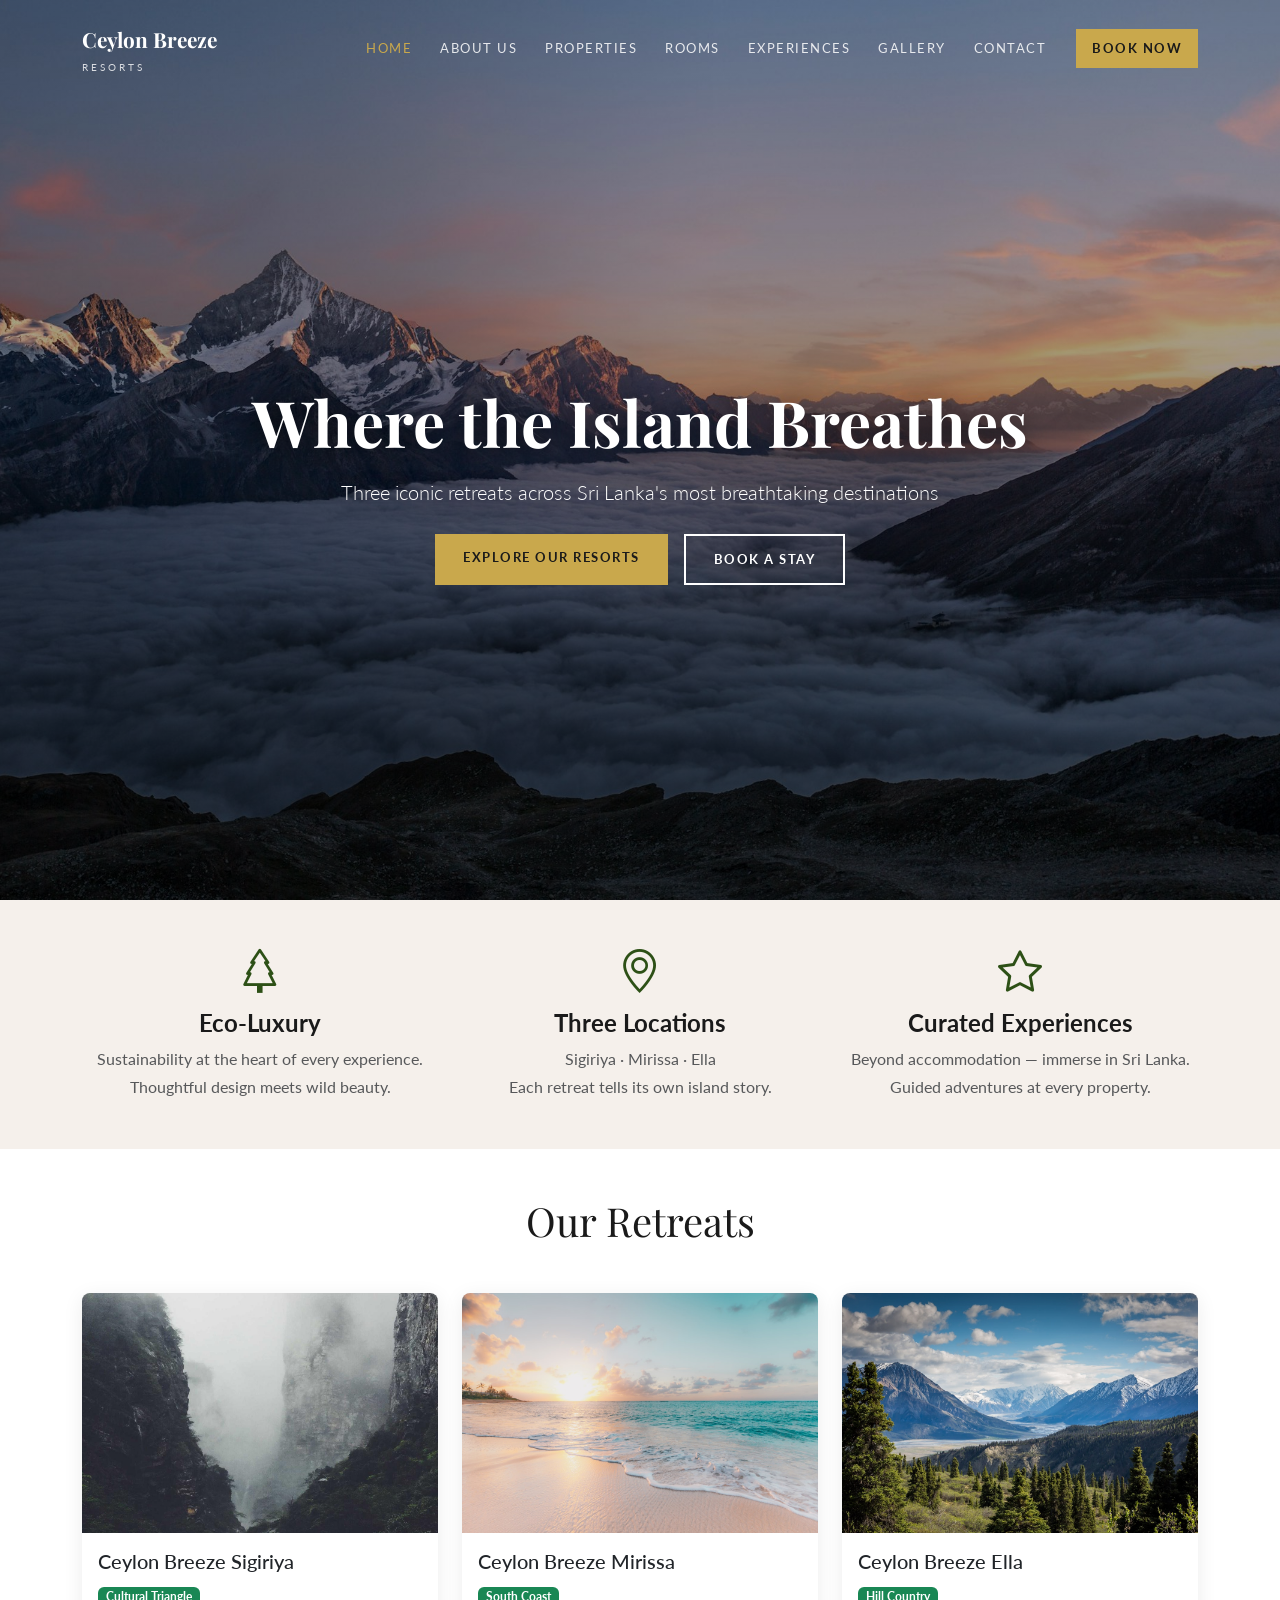
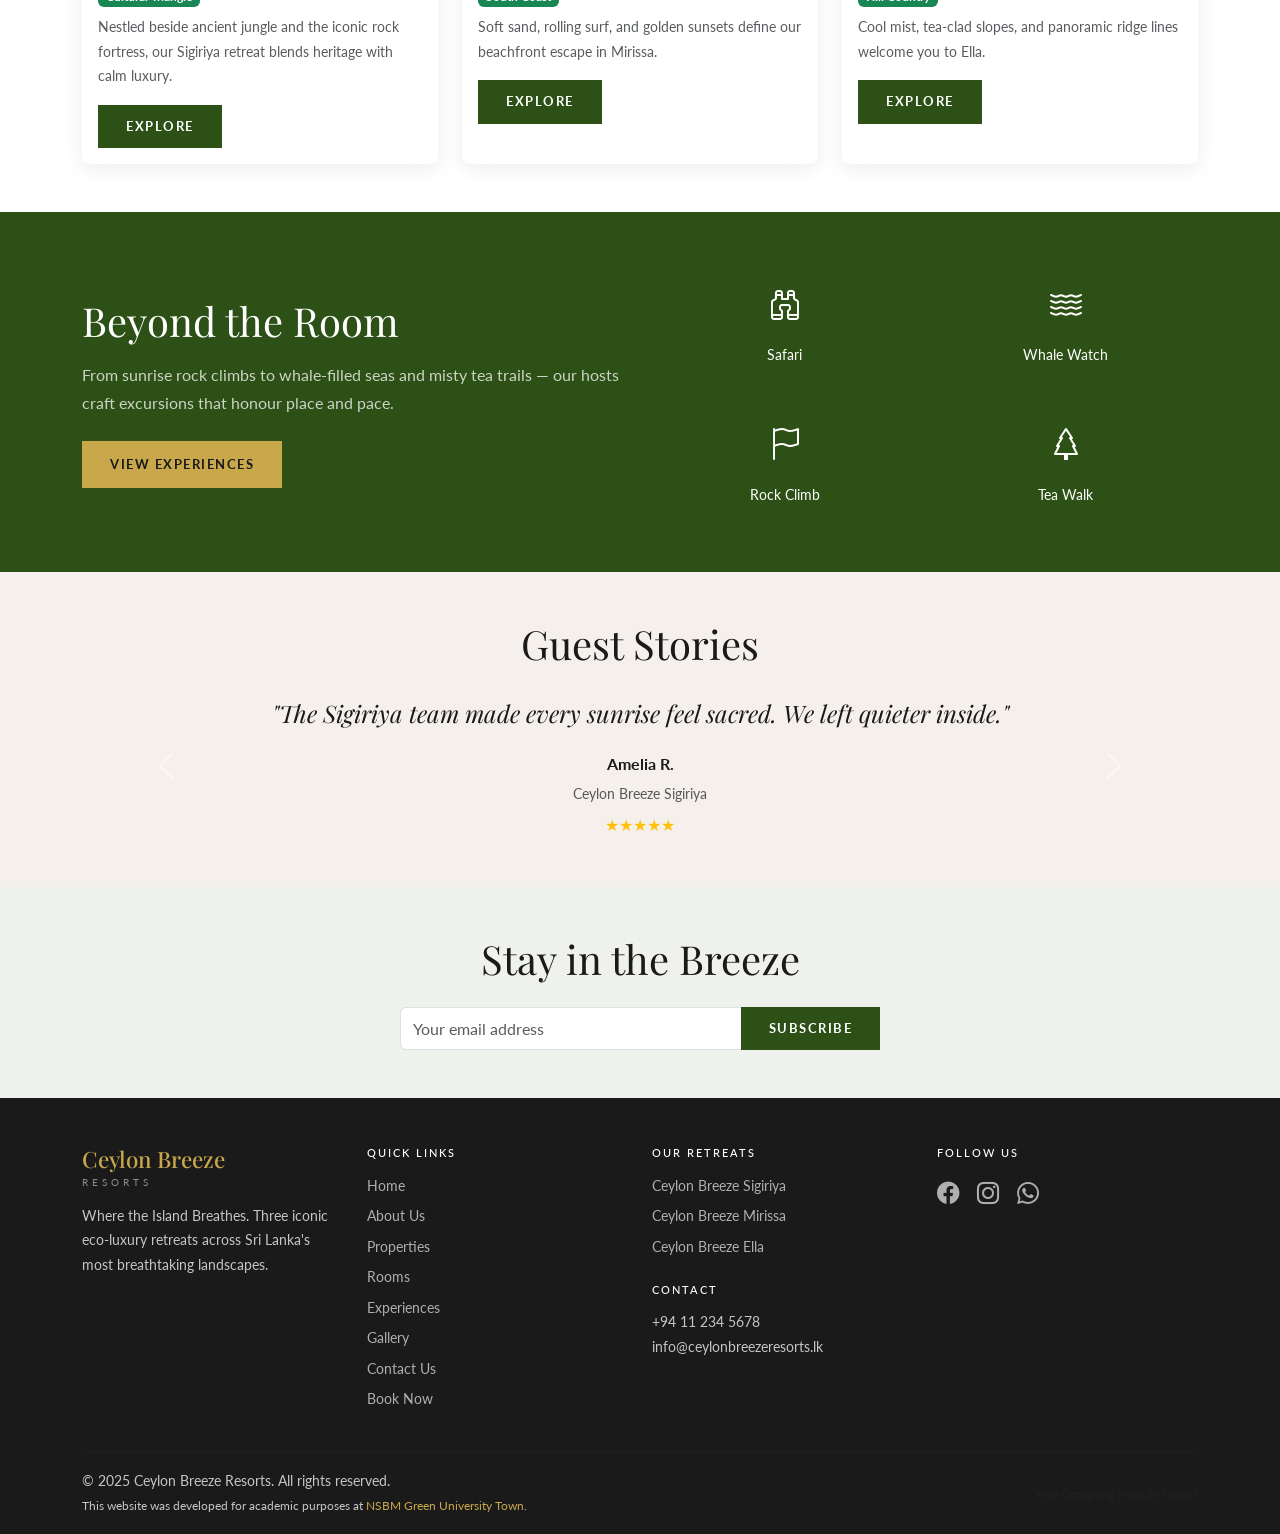
<file: index.html>
<!DOCTYPE html>
<html lang="en">
<head>
  <meta charset="UTF-8">
  <meta name="viewport" content="width=device-width, initial-scale=1.0">
  <meta name="description" content="Ceylon Breeze Resorts — Luxury eco-resorts across Sri Lanka">
  <title>Home — Ceylon Breeze Resorts</title>
  <link href="https://cdn.jsdelivr.net/npm/bootstrap@5.3.0/dist/css/bootstrap.min.css" rel="stylesheet">
  <link href="https://cdn.jsdelivr.net/npm/bootstrap-icons@1.10.0/font/bootstrap-icons.css" rel="stylesheet">
  <link href="https://fonts.googleapis.com/css2?family=Playfair+Display:ital,wght@0,400;0,700;1,400&family=Lato:wght@300;400;700&display=swap" rel="stylesheet">
  <link href="css/style.css" rel="stylesheet">
</head>
<body>
  <nav class="navbar navbar-expand-lg navbar-dark fixed-top" id="mainNav">
    <div class="container">
      <a class="navbar-brand" href="index.html">
        <span class="brand-name fw-bold" style="font-family: 'Playfair Display', serif; font-size: 1.3rem;">Ceylon Breeze</span>
        <span class="brand-sub d-block" style="font-size: 0.65rem; letter-spacing: 3px; text-transform: uppercase; opacity: 0.8;">Resorts</span>
      </a>
      <button class="navbar-toggler" type="button" data-bs-toggle="collapse" data-bs-target="#navbarNav" aria-controls="navbarNav" aria-expanded="false" aria-label="Toggle navigation">
        <span class="navbar-toggler-icon"></span>
      </button>
      <div class="collapse navbar-collapse" id="navbarNav">
        <ul class="navbar-nav ms-auto align-items-lg-center">
          <li class="nav-item"><a class="nav-link active" href="index.html">Home</a></li>
          <li class="nav-item"><a class="nav-link" href="about.html">About Us</a></li>
          <li class="nav-item"><a class="nav-link" href="properties.html">Properties</a></li>
          <li class="nav-item"><a class="nav-link" href="rooms.html">Rooms</a></li>
          <li class="nav-item"><a class="nav-link" href="experiences.html">Experiences</a></li>
          <li class="nav-item"><a class="nav-link" href="gallery.html">Gallery</a></li>
          <li class="nav-item"><a class="nav-link" href="contact.html">Contact</a></li>
          <li class="nav-item ms-lg-3"><a class="btn-accent px-3 py-2" href="booking.html">Book Now</a></li>
        </ul>
      </div>
    </div>
  </nav>

  <header class="hero-full text-center d-flex align-items-center justify-content-center flex-column" style="background-image: url('images/hero-home.jpg');">
    <div class="container hero-inner py-5">
      <h1 class="hero-title mb-3">Where the Island Breathes</h1>
      <p class="hero-sub mb-0">Three iconic retreats across Sri Lanka's most breathtaking destinations</p>
      <div class="mt-4 d-flex flex-column flex-sm-row gap-3 justify-content-center">
        <a class="btn-accent" href="properties.html">Explore Our Resorts</a>
        <a class="btn-outline-white" href="booking.html">Book a Stay</a>
      </div>
    </div>
  </header>

  <section class="py-5" style="background: var(--color-light);">
    <div class="container">
      <div class="row g-4">
        <div class="col-md-4 text-center reveal-on-scroll">
          <i class="bi bi-tree intro-icon d-block mb-3"></i>
          <h4 class="fw-bold">Eco-Luxury</h4>
          <p class="text-muted mb-0">Sustainability at the heart of every experience.<br>Thoughtful design meets wild beauty.</p>
        </div>
        <div class="col-md-4 text-center reveal-on-scroll">
          <i class="bi bi-geo-alt intro-icon d-block mb-3"></i>
          <h4 class="fw-bold">Three Locations</h4>
          <p class="text-muted mb-0">Sigiriya · Mirissa · Ella<br>Each retreat tells its own island story.</p>
        </div>
        <div class="col-md-4 text-center reveal-on-scroll">
          <i class="bi bi-star intro-icon d-block mb-3"></i>
          <h4 class="fw-bold">Curated Experiences</h4>
          <p class="text-muted mb-0">Beyond accommodation — immerse in Sri Lanka.<br>Guided adventures at every property.</p>
        </div>
      </div>
    </div>
  </section>

  <section class="py-5 bg-white">
    <div class="container">
      <h2 class="section-heading text-center mb-5">Our Retreats</h2>
      <div class="row row-cols-1 row-cols-md-3 g-4">
        <div class="col">
          <div class="card featured-property-card resort-card h-100">
            <img src="images/sigiriya-landscape.jpg" class="card-img-top" alt="Ceylon Breeze Sigiriya jungle and rock views">
            <div class="card-body">
              <h5 class="card-title">Ceylon Breeze Sigiriya</h5>
              <span class="badge bg-success mb-2">Cultural Triangle</span>
              <p class="card-text text-muted small">Nestled beside ancient jungle and the iconic rock fortress, our Sigiriya retreat blends heritage with calm luxury.</p>
              <a href="properties.html" class="btn btn-sm btn-green">Explore</a>
            </div>
          </div>
        </div>
        <div class="col">
          <div class="card featured-property-card resort-card h-100">
            <img src="images/mirissa-beach.jpg" class="card-img-top" alt="Mirissa beachfront at Ceylon Breeze">
            <div class="card-body">
              <h5 class="card-title">Ceylon Breeze Mirissa</h5>
              <span class="badge bg-success mb-2">South Coast</span>
              <p class="card-text text-muted small">Soft sand, rolling surf, and golden sunsets define our beachfront escape in Mirissa.</p>
              <a href="properties.html" class="btn btn-sm btn-green">Explore</a>
            </div>
          </div>
        </div>
        <div class="col">
          <div class="card featured-property-card resort-card h-100">
            <img src="images/ella-gap.jpg" class="card-img-top" alt="Ella hill country mist and tea hills">
            <div class="card-body">
              <h5 class="card-title">Ceylon Breeze Ella</h5>
              <span class="badge bg-success mb-2">Hill Country</span>
              <p class="card-text text-muted small">Cool mist, tea-clad slopes, and panoramic ridge lines welcome you to Ella.</p>
              <a href="properties.html" class="btn btn-sm btn-green">Explore</a>
            </div>
          </div>
        </div>
      </div>
    </div>
  </section>

  <section class="py-5 experiences-teaser" style="background: var(--color-primary); color: #fff;">
    <div class="container">
      <div class="row align-items-center">
        <div class="col-md-6 mb-4 mb-md-0">
          <h2 class="section-heading text-white mb-3">Beyond the Room</h2>
          <p class="opacity-75">From sunrise rock climbs to whale-filled seas and misty tea trails — our hosts craft excursions that honour place and pace.</p>
          <a href="experiences.html" class="btn-accent mt-2">View Experiences</a>
        </div>
        <div class="col-md-6">
          <div class="row row-cols-2 g-3">
            <div class="col exp-icon-cell"><i class="bi bi-binoculars d-block mb-2"></i><small>Safari</small></div>
            <div class="col exp-icon-cell"><i class="bi bi-water d-block mb-2"></i><small>Whale Watch</small></div>
            <div class="col exp-icon-cell"><i class="bi bi-flag d-block mb-2"></i><small>Rock Climb</small></div>
            <div class="col exp-icon-cell"><i class="bi bi-tree d-block mb-2"></i><small>Tea Walk</small></div>
          </div>
        </div>
      </div>
    </div>
  </section>

  <section class="py-5" style="background: var(--color-light);">
    <div class="container">
      <h2 class="section-heading text-center mb-4">Guest Stories</h2>
      <div id="guestCarousel" class="carousel slide" data-bs-ride="carousel" data-bs-interval="4000">
        <div class="carousel-inner">
          <div class="carousel-item active text-center px-md-5">
            <p class="fs-4 fst-italic" style="font-family: 'Playfair Display', serif;">"The Sigiriya team made every sunrise feel sacred. We left quieter inside."</p>
            <p class="mb-1 fw-bold">Amelia R.</p>
            <p class="small text-muted mb-1">Ceylon Breeze Sigiriya</p>
            <span class="text-warning">★★★★★</span>
          </div>
          <div class="carousel-item text-center px-md-5">
            <p class="fs-4 fst-italic" style="font-family: 'Playfair Display', serif;">"Mirissa was ocean light and calm service — the infinity pool melted into the horizon."</p>
            <p class="mb-1 fw-bold">James &amp; Lina K.</p>
            <p class="small text-muted mb-1">Ceylon Breeze Mirissa</p>
            <span class="text-warning">★★★★★</span>
          </div>
          <div class="carousel-item text-center px-md-5">
            <p class="fs-4 fst-italic" style="font-family: 'Playfair Display', serif;">"Ella's mist and tea trails — pure poetry. We'll return for the ridge villa alone."</p>
            <p class="mb-1 fw-bold">Sofia M.</p>
            <p class="small text-muted mb-1">Ceylon Breeze Ella</p>
            <span class="text-warning">★★★★★</span>
          </div>
        </div>
        <button class="carousel-control-prev" type="button" data-bs-target="#guestCarousel" data-bs-slide="prev">
          <span class="carousel-control-prev-icon" aria-hidden="true"></span>
          <span class="visually-hidden">Previous</span>
        </button>
        <button class="carousel-control-next" type="button" data-bs-target="#guestCarousel" data-bs-slide="next">
          <span class="carousel-control-next-icon" aria-hidden="true"></span>
          <span class="visually-hidden">Next</span>
        </button>
      </div>
    </div>
  </section>

  <section class="py-5 newsletter-strip">
    <div class="container text-center">
      <h3 class="section-heading mb-4">Stay in the Breeze</h3>
      <form id="newsletterForm" class="mx-auto" style="max-width: 480px;">
        <div class="input-group">
          <input type="email" class="form-control" id="newsletterEmail" placeholder="Your email address" aria-label="Email">
          <button class="btn btn-green" type="submit">Subscribe</button>
        </div>
      </form>
      <div id="newsletterSuccess" class="mt-3 d-none">
        <p class="text-success fw-bold mb-0">Thank you! We'll be in touch.</p>
      </div>
    </div>
  </section>

  <footer class="site-footer pt-5 pb-3">
    <div class="container">
      <div class="row g-4">
        <div class="col-md-3">
          <h5 class="footer-brand">Ceylon Breeze</h5>
          <p class="footer-tagline">Resorts</p>
          <p class="footer-desc">Where the Island Breathes. Three iconic eco-luxury retreats across Sri Lanka's most breathtaking landscapes.</p>
        </div>
        <div class="col-md-3">
          <h6 class="footer-heading">Quick Links</h6>
          <ul class="footer-links list-unstyled">
            <li><a href="index.html">Home</a></li>
            <li><a href="about.html">About Us</a></li>
            <li><a href="properties.html">Properties</a></li>
            <li><a href="rooms.html">Rooms</a></li>
            <li><a href="experiences.html">Experiences</a></li>
            <li><a href="gallery.html">Gallery</a></li>
            <li><a href="contact.html">Contact Us</a></li>
            <li><a href="booking.html">Book Now</a></li>
          </ul>
        </div>
        <div class="col-md-3">
          <h6 class="footer-heading">Our Retreats</h6>
          <ul class="footer-links list-unstyled">
            <li><a href="rooms.html#sigiriya">Ceylon Breeze Sigiriya</a></li>
            <li><a href="rooms.html#mirissa">Ceylon Breeze Mirissa</a></li>
            <li><a href="rooms.html#ella">Ceylon Breeze Ella</a></li>
          </ul>
          <h6 class="footer-heading mt-4">Contact</h6>
          <p class="footer-contact">+94 11 234 5678<br>info@ceylonbreezeresorts.lk</p>
        </div>
        <div class="col-md-3">
          <h6 class="footer-heading">Follow Us</h6>
          <div class="footer-social">
            <a href="#" aria-label="Facebook"><i class="bi bi-facebook"></i></a>
            <a href="#" aria-label="Instagram"><i class="bi bi-instagram"></i></a>
            <a href="#" aria-label="WhatsApp"><i class="bi bi-whatsapp"></i></a>
          </div>
        </div>
      </div>
      <hr class="footer-hr mt-4">
      <div class="row align-items-center">
        <div class="col-md-8">
          <p class="footer-copy mb-0">
            &copy; 2025 Ceylon Breeze Resorts. All rights reserved.<br>
            <small>This website was developed for academic purposes at
              <a href="https://www.nsbm.ac.lk" target="_blank" rel="noopener noreferrer">NSBM Green University Town</a>.
            </small>
          </p>
        </div>
        <div class="col-md-4 text-md-end">
          <small class="text-muted">Web Designing Module Project</small>
        </div>
      </div>
    </div>
  </footer>

  <script src="https://cdn.jsdelivr.net/npm/bootstrap@5.3.0/dist/js/bootstrap.bundle.min.js"></script>
  <script src="js/main.js"></script>
</body>
</html>
</file>
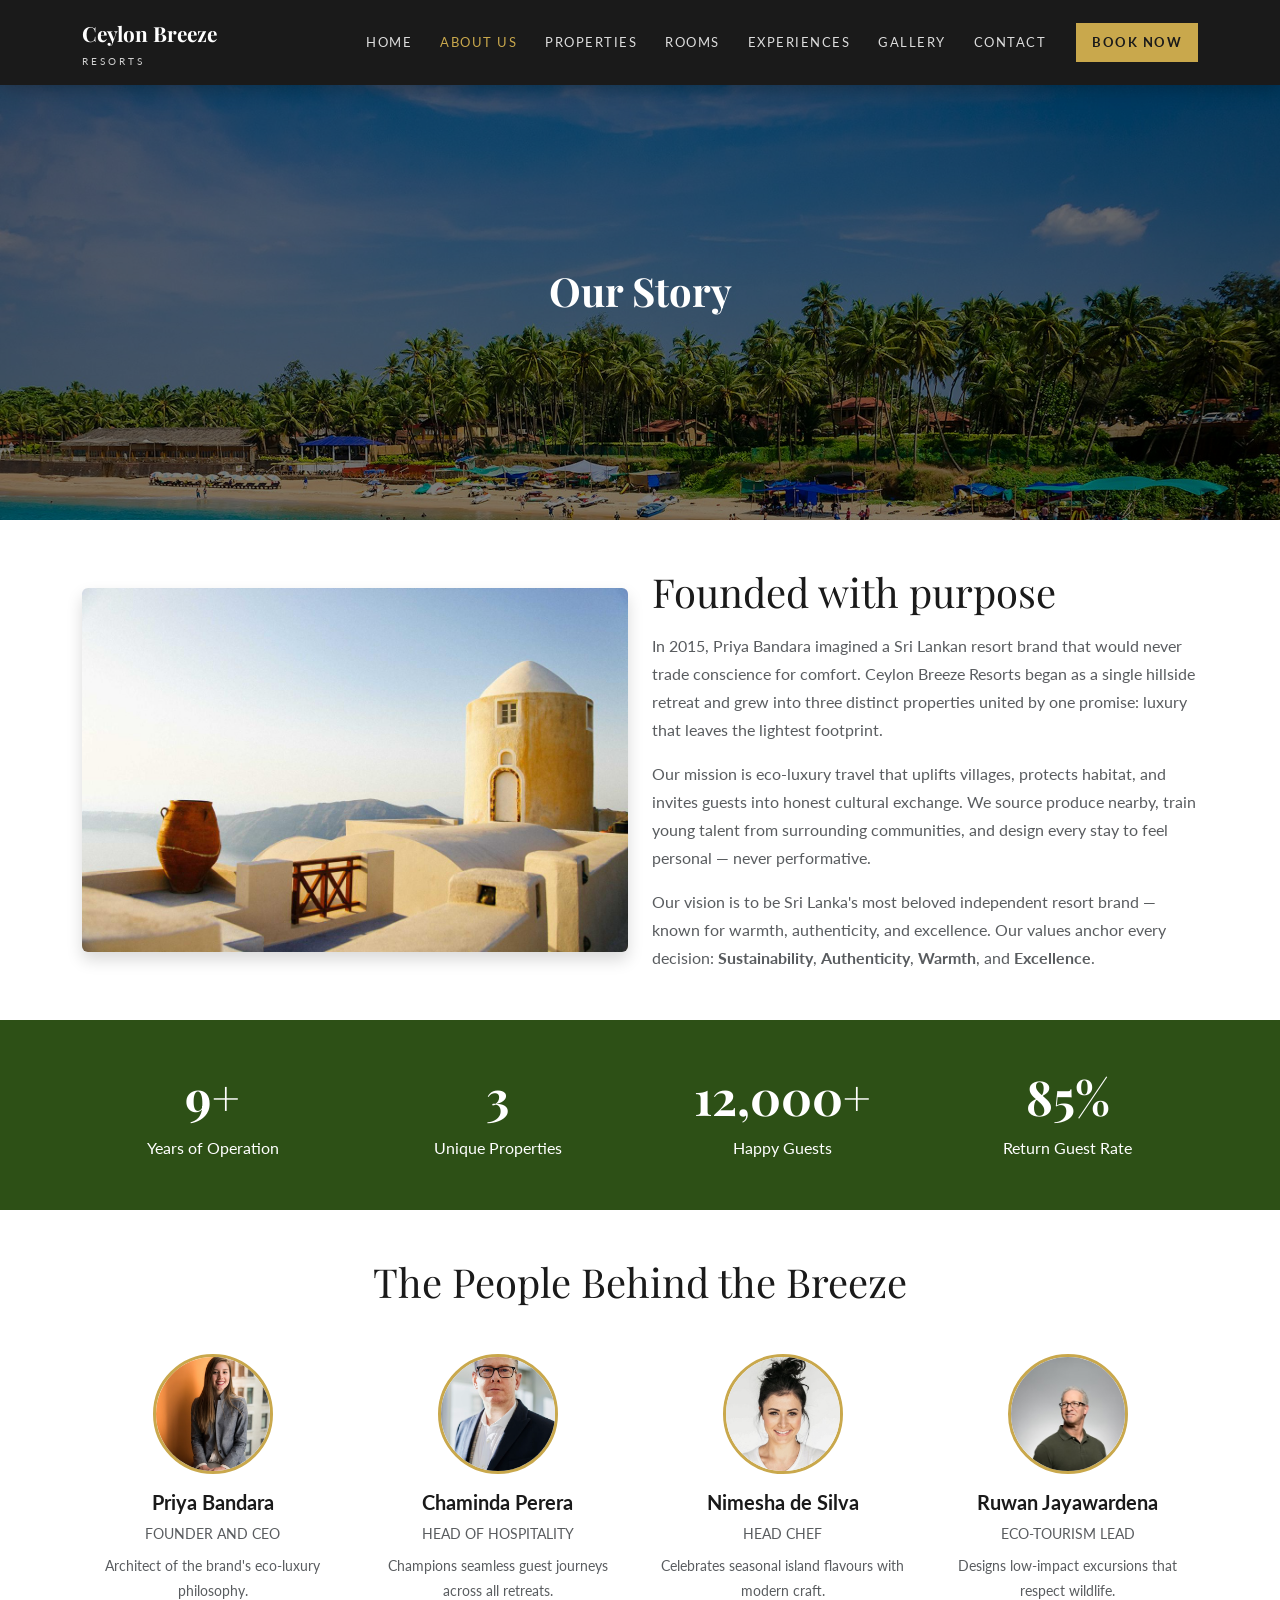
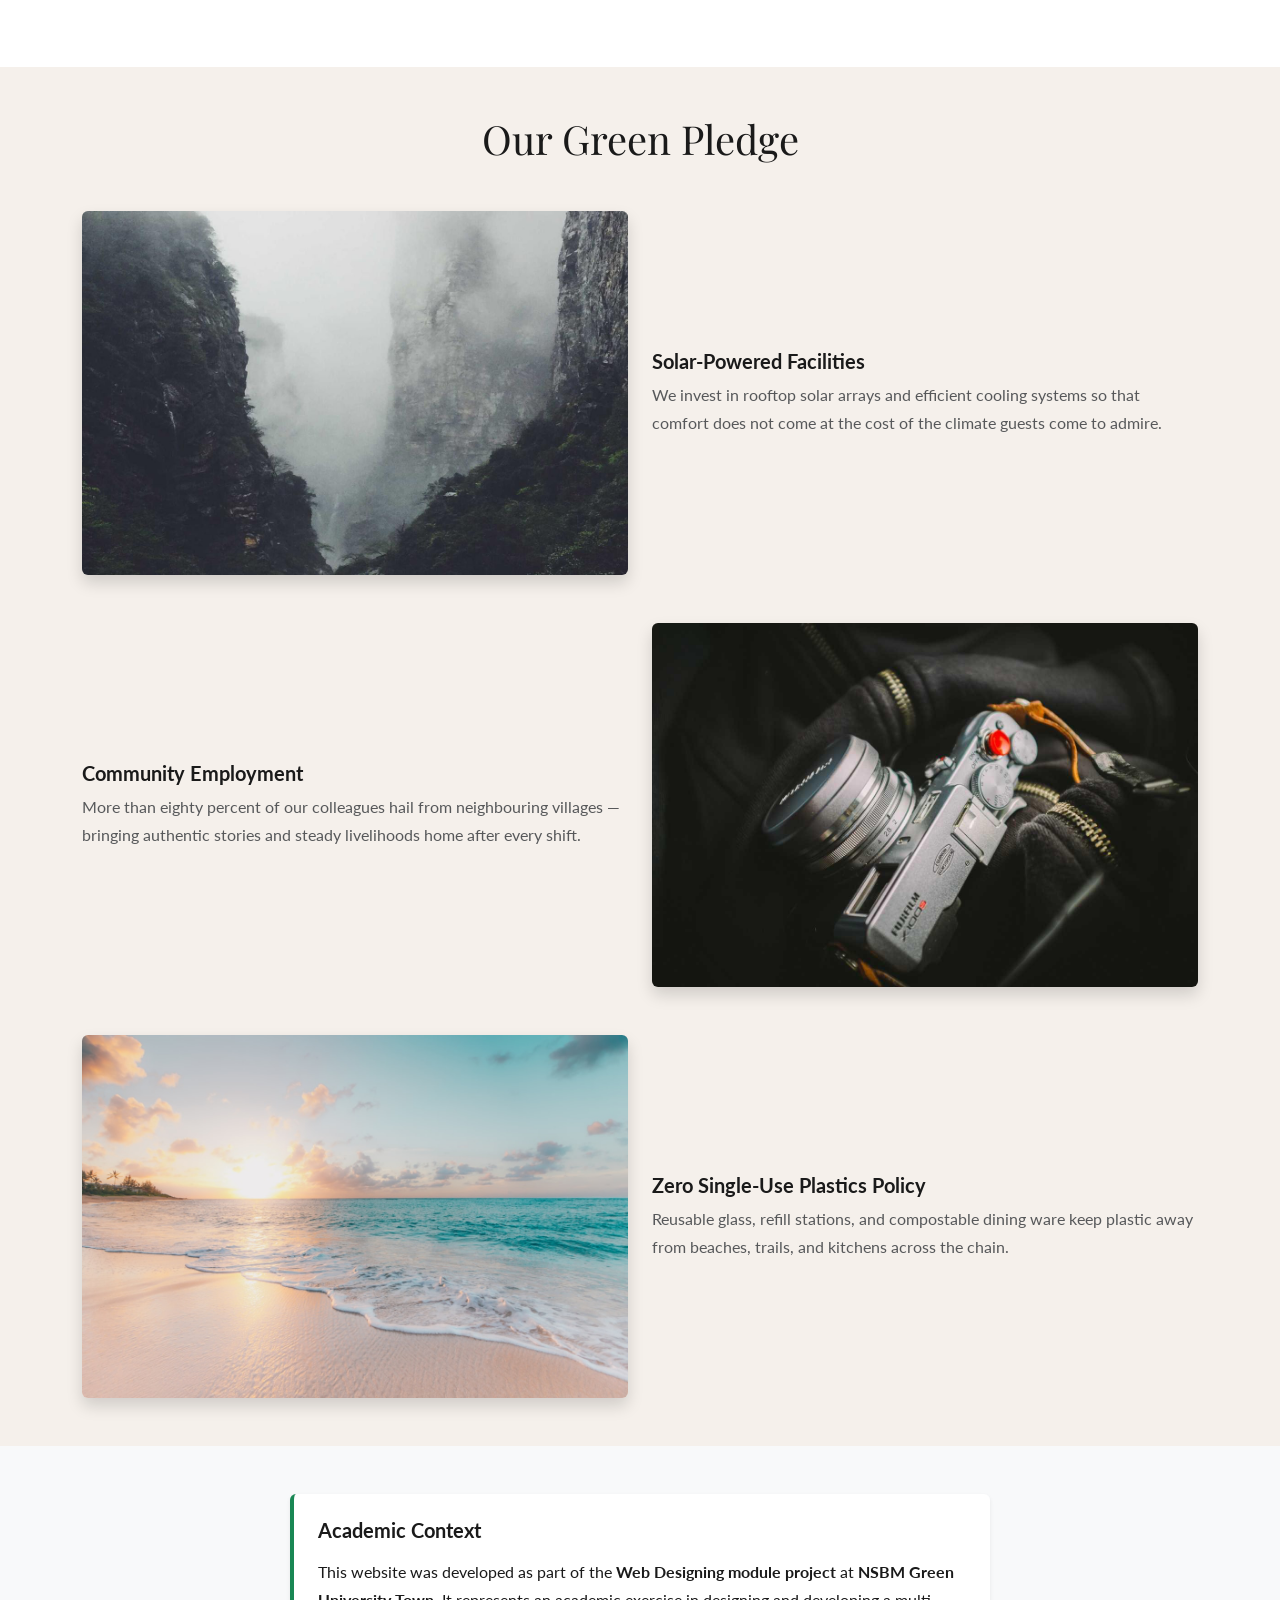
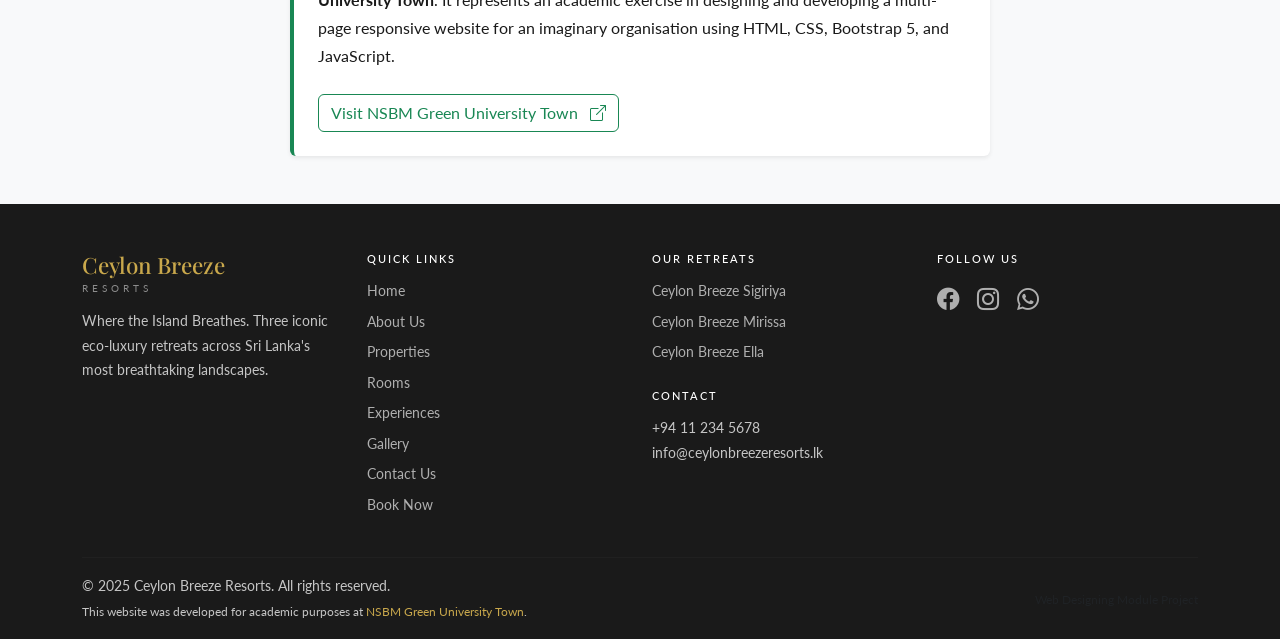
<file: about.html>
<!DOCTYPE html>
<html lang="en">
<head>
  <meta charset="UTF-8">
  <meta name="viewport" content="width=device-width, initial-scale=1.0">
  <meta name="description" content="About Ceylon Breeze Resorts — Our story, team, and sustainability pledge">
  <title>About Us — Ceylon Breeze Resorts</title>
  <link href="https://cdn.jsdelivr.net/npm/bootstrap@5.3.0/dist/css/bootstrap.min.css" rel="stylesheet">
  <link href="https://cdn.jsdelivr.net/npm/bootstrap-icons@1.10.0/font/bootstrap-icons.css" rel="stylesheet">
  <link href="https://fonts.googleapis.com/css2?family=Playfair+Display:ital,wght@0,400;0,700;1,400&family=Lato:wght@300;400;700&display=swap" rel="stylesheet">
  <link href="css/style.css" rel="stylesheet">
</head>
<body>
  <nav class="navbar navbar-expand-lg navbar-dark fixed-top" id="mainNav">
    <div class="container">
      <a class="navbar-brand" href="index.html">
        <span class="brand-name fw-bold" style="font-family: 'Playfair Display', serif; font-size: 1.3rem;">Ceylon Breeze</span>
        <span class="brand-sub d-block" style="font-size: 0.65rem; letter-spacing: 3px; text-transform: uppercase; opacity: 0.8;">Resorts</span>
      </a>
      <button class="navbar-toggler" type="button" data-bs-toggle="collapse" data-bs-target="#navbarNav" aria-controls="navbarNav" aria-expanded="false" aria-label="Toggle navigation">
        <span class="navbar-toggler-icon"></span>
      </button>
      <div class="collapse navbar-collapse" id="navbarNav">
        <ul class="navbar-nav ms-auto align-items-lg-center">
          <li class="nav-item"><a class="nav-link" href="index.html">Home</a></li>
          <li class="nav-item"><a class="nav-link active" href="about.html">About Us</a></li>
          <li class="nav-item"><a class="nav-link" href="properties.html">Properties</a></li>
          <li class="nav-item"><a class="nav-link" href="rooms.html">Rooms</a></li>
          <li class="nav-item"><a class="nav-link" href="experiences.html">Experiences</a></li>
          <li class="nav-item"><a class="nav-link" href="gallery.html">Gallery</a></li>
          <li class="nav-item"><a class="nav-link" href="contact.html">Contact</a></li>
          <li class="nav-item ms-lg-3"><a class="btn-accent px-3 py-2" href="booking.html">Book Now</a></li>
        </ul>
      </div>
    </div>
  </nav>

  <section class="page-hero" style="background-image: url('images/hero-about.jpg');">
    <div class="hero-content container">
      <h1>Our Story</h1>
    </div>
  </section>

  <section class="py-5 bg-white">
    <div class="container">
      <div class="row align-items-center g-4">
        <div class="col-md-6">
          <img src="images/sigiriya-pool.jpg" class="img-fluid rounded shadow" alt="Resort courtyard with pool and greenery">
        </div>
        <div class="col-md-6">
          <h2 class="section-heading mb-3">Founded with purpose</h2>
          <p class="text-muted">In 2015, Priya Bandara imagined a Sri Lankan resort brand that would never trade conscience for comfort. Ceylon Breeze Resorts began as a single hillside retreat and grew into three distinct properties united by one promise: luxury that leaves the lightest footprint.</p>
          <p class="text-muted">Our mission is eco-luxury travel that uplifts villages, protects habitat, and invites guests into honest cultural exchange. We source produce nearby, train young talent from surrounding communities, and design every stay to feel personal — never performative.</p>
          <p class="text-muted mb-0">Our vision is to be Sri Lanka's most beloved independent resort brand — known for warmth, authenticity, and excellence. Our values anchor every decision: <strong>Sustainability</strong>, <strong>Authenticity</strong>, <strong>Warmth</strong>, and <strong>Excellence</strong>.</p>
        </div>
      </div>
    </div>
  </section>

  <section class="py-5" style="background: var(--color-primary); color: #fff;">
    <div class="container">
      <div class="row text-center g-4">
        <div class="col-6 col-md-3">
          <h1 class="display-5 fw-bold">9+</h1>
          <p class="mb-0">Years of Operation</p>
        </div>
        <div class="col-6 col-md-3">
          <h1 class="display-5 fw-bold">3</h1>
          <p class="mb-0">Unique Properties</p>
        </div>
        <div class="col-6 col-md-3">
          <h1 class="display-5 fw-bold">12,000+</h1>
          <p class="mb-0">Happy Guests</p>
        </div>
        <div class="col-6 col-md-3">
          <h1 class="display-5 fw-bold">85%</h1>
          <p class="mb-0">Return Guest Rate</p>
        </div>
      </div>
    </div>
  </section>

  <section class="py-5 bg-white">
    <div class="container">
      <h2 class="section-heading text-center mb-5">The People Behind the Breeze</h2>
      <div class="row row-cols-1 row-cols-md-4 g-4 text-center">
        <div class="col">
          <img src="images/team-priya.jpg" alt="Priya Bandara" class="team-avatar mb-3">
          <h5 class="fw-bold">Priya Bandara</h5>
          <p class="small text-uppercase text-muted mb-2">Founder and CEO</p>
          <p class="small text-muted">Architect of the brand's eco-luxury philosophy.</p>
        </div>
        <div class="col">
          <img src="images/team-chaminda.jpg" alt="Chaminda Perera" class="team-avatar mb-3">
          <h5 class="fw-bold">Chaminda Perera</h5>
          <p class="small text-uppercase text-muted mb-2">Head of Hospitality</p>
          <p class="small text-muted">Champions seamless guest journeys across all retreats.</p>
        </div>
        <div class="col">
          <img src="images/team-nimesha.jpg" alt="Nimesha de Silva" class="team-avatar mb-3">
          <h5 class="fw-bold">Nimesha de Silva</h5>
          <p class="small text-uppercase text-muted mb-2">Head Chef</p>
          <p class="small text-muted">Celebrates seasonal island flavours with modern craft.</p>
        </div>
        <div class="col">
          <img src="images/team-ruwan.jpg" alt="Ruwan Jayawardena" class="team-avatar mb-3">
          <h5 class="fw-bold">Ruwan Jayawardena</h5>
          <p class="small text-uppercase text-muted mb-2">Eco-Tourism Lead</p>
          <p class="small text-muted">Designs low-impact excursions that respect wildlife.</p>
        </div>
      </div>
    </div>
  </section>

  <section class="py-5" style="background: var(--color-light);">
    <div class="container">
      <h2 class="section-heading text-center mb-5">Our Green Pledge</h2>
      <div class="row align-items-center g-4 mb-5">
        <div class="col-md-6">
          <img src="images/sigiriya-landscape.jpg" class="img-fluid rounded shadow" alt="Lush resort setting with energy-efficient design">
        </div>
        <div class="col-md-6">
          <h3 class="h5 fw-bold">Solar-Powered Facilities</h3>
          <p class="text-muted mb-0">We invest in rooftop solar arrays and efficient cooling systems so that comfort does not come at the cost of the climate guests come to admire.</p>
        </div>
      </div>
      <div class="row align-items-center g-4 mb-5 flex-md-row-reverse">
        <div class="col-md-6">
          <img src="images/ella-tea.jpg" class="img-fluid rounded shadow" alt="Local team at tea estate">
        </div>
        <div class="col-md-6">
          <h3 class="h5 fw-bold">Community Employment</h3>
          <p class="text-muted mb-0">More than eighty percent of our colleagues hail from neighbouring villages — bringing authentic stories and steady livelihoods home after every shift.</p>
        </div>
      </div>
      <div class="row align-items-center g-4">
        <div class="col-md-6">
          <img src="images/mirissa-beach.jpg" class="img-fluid rounded shadow" alt="Clean coastline — plastic-free shore policy">
        </div>
        <div class="col-md-6">
          <h3 class="h5 fw-bold">Zero Single-Use Plastics Policy</h3>
          <p class="text-muted mb-0">Reusable glass, refill stations, and compostable dining ware keep plastic away from beaches, trails, and kitchens across the chain.</p>
        </div>
      </div>
    </div>
  </section>

  <section class="py-5 bg-light">
    <div class="container">
      <div class="nsbm-attribution p-4 border-start border-4 border-success bg-white rounded shadow-sm" style="max-width: 700px; margin: 0 auto;">
        <h5 class="fw-bold mb-3">Academic Context</h5>
        <p class="mb-4">
          This website was developed as part of the <strong>Web Designing module project</strong>
          at <strong>NSBM Green University Town</strong>. It represents an academic exercise in
          designing and developing a multi-page responsive website for an imaginary organisation
          using HTML, CSS, Bootstrap 5, and JavaScript.
        </p>
        <a href="https://www.nsbm.ac.lk" target="_blank" rel="noopener noreferrer" class="btn btn-outline-success">
          Visit NSBM Green University Town
          <i class="bi bi-box-arrow-up-right ms-2"></i>
        </a>
      </div>
    </div>
  </section>

  <footer class="site-footer pt-5 pb-3">
    <div class="container">
      <div class="row g-4">
        <div class="col-md-3">
          <h5 class="footer-brand">Ceylon Breeze</h5>
          <p class="footer-tagline">Resorts</p>
          <p class="footer-desc">Where the Island Breathes. Three iconic eco-luxury retreats across Sri Lanka's most breathtaking landscapes.</p>
        </div>
        <div class="col-md-3">
          <h6 class="footer-heading">Quick Links</h6>
          <ul class="footer-links list-unstyled">
            <li><a href="index.html">Home</a></li>
            <li><a href="about.html">About Us</a></li>
            <li><a href="properties.html">Properties</a></li>
            <li><a href="rooms.html">Rooms</a></li>
            <li><a href="experiences.html">Experiences</a></li>
            <li><a href="gallery.html">Gallery</a></li>
            <li><a href="contact.html">Contact Us</a></li>
            <li><a href="booking.html">Book Now</a></li>
          </ul>
        </div>
        <div class="col-md-3">
          <h6 class="footer-heading">Our Retreats</h6>
          <ul class="footer-links list-unstyled">
            <li><a href="rooms.html#sigiriya">Ceylon Breeze Sigiriya</a></li>
            <li><a href="rooms.html#mirissa">Ceylon Breeze Mirissa</a></li>
            <li><a href="rooms.html#ella">Ceylon Breeze Ella</a></li>
          </ul>
          <h6 class="footer-heading mt-4">Contact</h6>
          <p class="footer-contact">+94 11 234 5678<br>info@ceylonbreezeresorts.lk</p>
        </div>
        <div class="col-md-3">
          <h6 class="footer-heading">Follow Us</h6>
          <div class="footer-social">
            <a href="#" aria-label="Facebook"><i class="bi bi-facebook"></i></a>
            <a href="#" aria-label="Instagram"><i class="bi bi-instagram"></i></a>
            <a href="#" aria-label="WhatsApp"><i class="bi bi-whatsapp"></i></a>
          </div>
        </div>
      </div>
      <hr class="footer-hr mt-4">
      <div class="row align-items-center">
        <div class="col-md-8">
          <p class="footer-copy mb-0">
            &copy; 2025 Ceylon Breeze Resorts. All rights reserved.<br>
            <small>This website was developed for academic purposes at
              <a href="https://www.nsbm.ac.lk" target="_blank" rel="noopener noreferrer">NSBM Green University Town</a>.
            </small>
          </p>
        </div>
        <div class="col-md-4 text-md-end">
          <small class="text-muted">Web Designing Module Project</small>
        </div>
      </div>
    </div>
  </footer>

  <script src="https://cdn.jsdelivr.net/npm/bootstrap@5.3.0/dist/js/bootstrap.bundle.min.js"></script>
  <script src="js/main.js"></script>
</body>
</html>
</file>
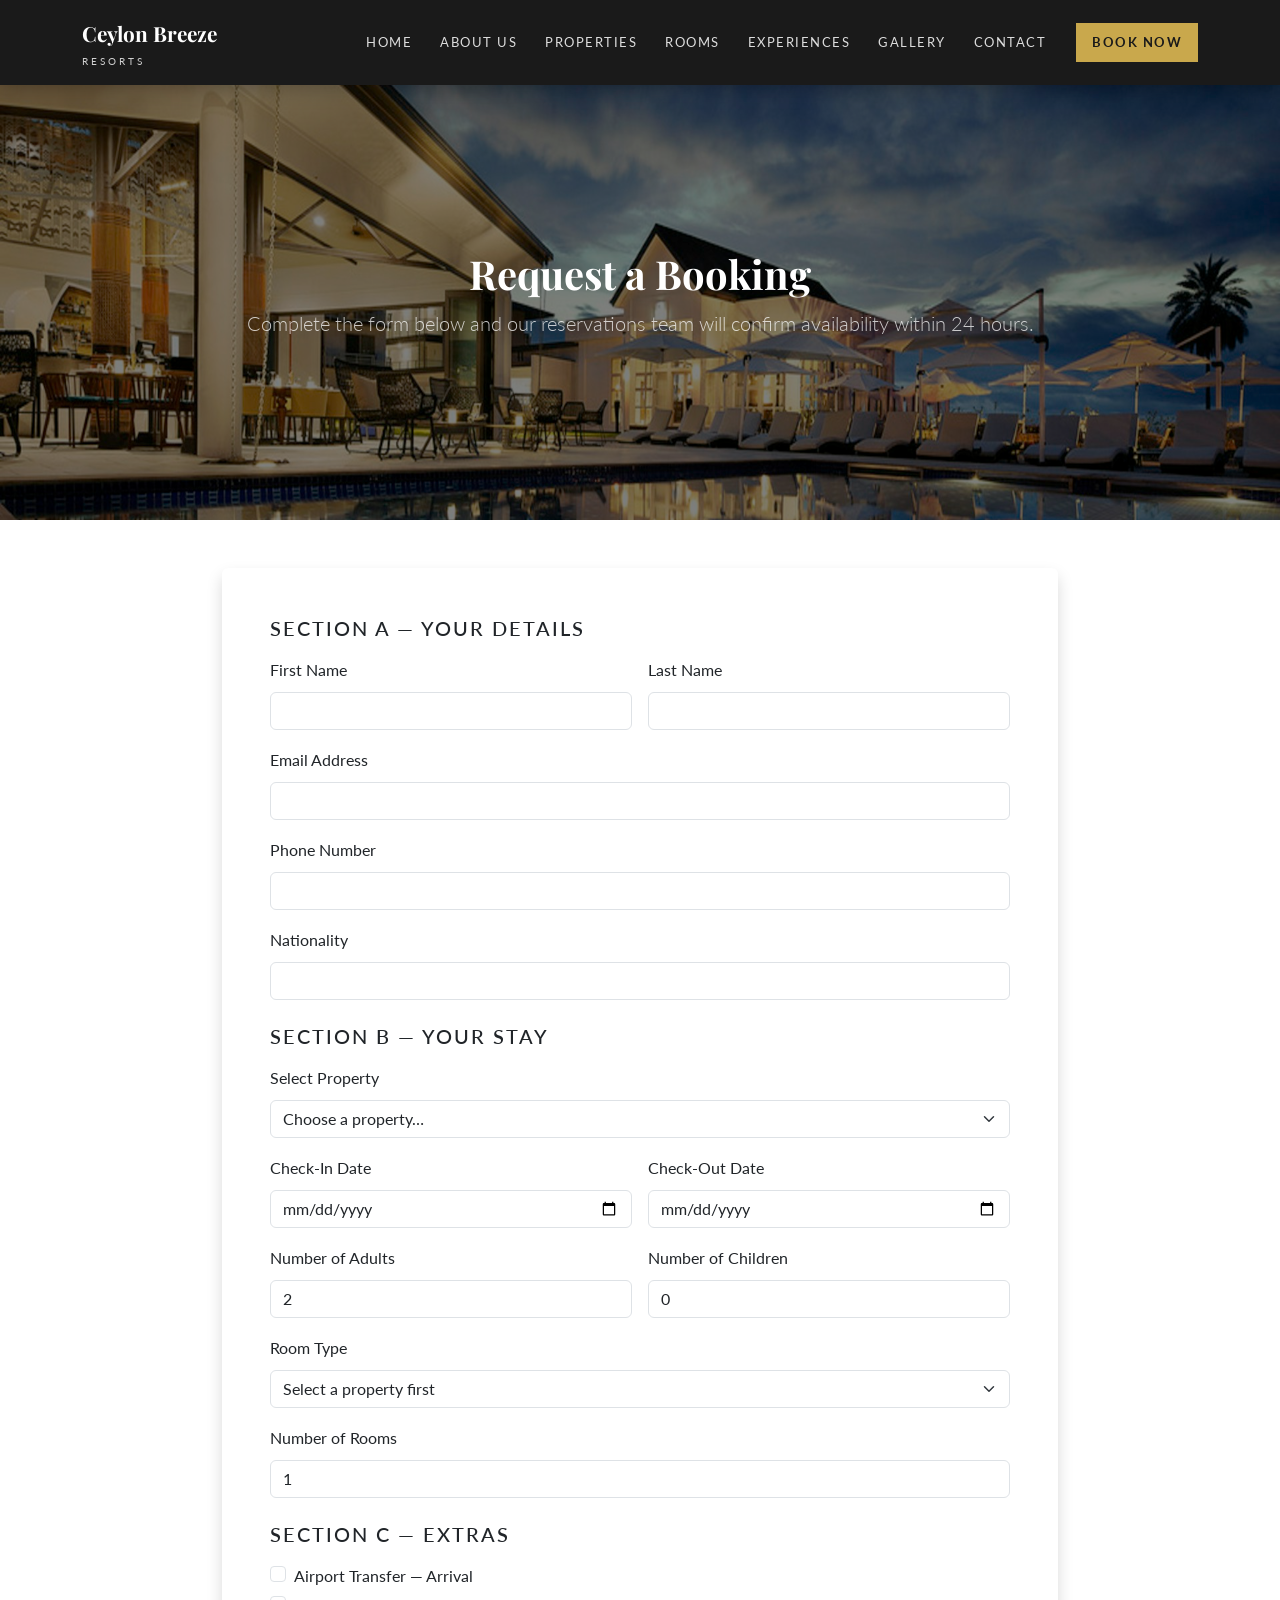
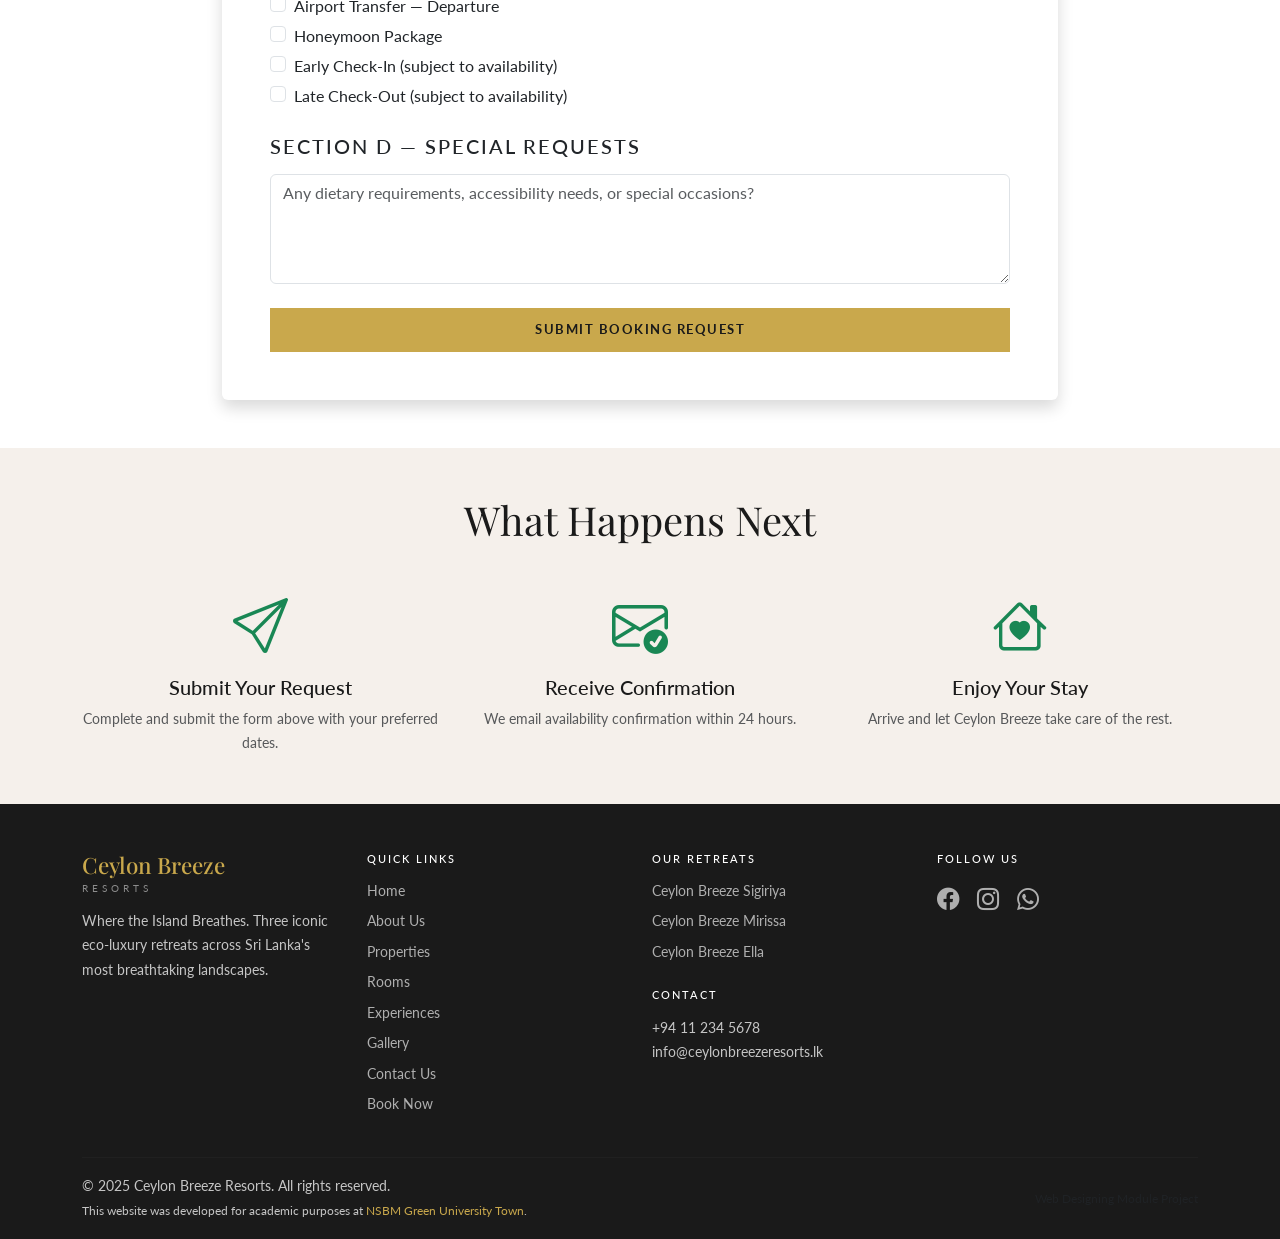
<file: booking.html>
<!DOCTYPE html>
<html lang="en">
<head>
  <meta charset="UTF-8">
  <meta name="viewport" content="width=device-width, initial-scale=1.0">
  <meta name="description" content="Request a booking at Ceylon Breeze Resorts">
  <title>Booking Request — Ceylon Breeze Resorts</title>
  <link href="https://cdn.jsdelivr.net/npm/bootstrap@5.3.0/dist/css/bootstrap.min.css" rel="stylesheet">
  <link href="https://cdn.jsdelivr.net/npm/bootstrap-icons@1.10.0/font/bootstrap-icons.css" rel="stylesheet">
  <link href="https://fonts.googleapis.com/css2?family=Playfair+Display:ital,wght@0,400;0,700;1,400&family=Lato:wght@300;400;700&display=swap" rel="stylesheet">
  <link href="css/style.css" rel="stylesheet">
</head>
<body>
  <nav class="navbar navbar-expand-lg navbar-dark fixed-top" id="mainNav">
    <div class="container">
      <a class="navbar-brand" href="index.html">
        <span class="brand-name fw-bold" style="font-family: 'Playfair Display', serif; font-size: 1.3rem;">Ceylon Breeze</span>
        <span class="brand-sub d-block" style="font-size: 0.65rem; letter-spacing: 3px; text-transform: uppercase; opacity: 0.8;">Resorts</span>
      </a>
      <button class="navbar-toggler" type="button" data-bs-toggle="collapse" data-bs-target="#navbarNav" aria-controls="navbarNav" aria-expanded="false" aria-label="Toggle navigation">
        <span class="navbar-toggler-icon"></span>
      </button>
      <div class="collapse navbar-collapse" id="navbarNav">
        <ul class="navbar-nav ms-auto align-items-lg-center">
          <li class="nav-item"><a class="nav-link" href="index.html">Home</a></li>
          <li class="nav-item"><a class="nav-link" href="about.html">About Us</a></li>
          <li class="nav-item"><a class="nav-link" href="properties.html">Properties</a></li>
          <li class="nav-item"><a class="nav-link" href="rooms.html">Rooms</a></li>
          <li class="nav-item"><a class="nav-link" href="experiences.html">Experiences</a></li>
          <li class="nav-item"><a class="nav-link" href="gallery.html">Gallery</a></li>
          <li class="nav-item"><a class="nav-link" href="contact.html">Contact</a></li>
          <li class="nav-item ms-lg-3"><a class="btn-accent px-3 py-2" href="booking.html">Book Now</a></li>
        </ul>
      </div>
    </div>
  </nav>

  <section class="page-hero" style="background-image: url('images/hero-booking.jpg');">
    <div class="hero-content container">
      <h1>Request a Booking</h1>
      <p class="lead mb-0 opacity-75">Complete the form below and our reservations team will confirm availability within 24 hours.</p>
    </div>
  </section>

  <section class="py-5 bg-white">
    <div class="container" style="max-width: 860px;">
      <div class="card shadow border-0">
        <div class="card-body p-4 p-md-5">
          <form id="bookingForm">
            <h3 class="h5 text-uppercase letter-spacing mb-3" style="letter-spacing: 2px;">Section A — Your Details</h3>
            <div class="row g-3 mb-4">
              <div class="col-md-6">
                <label for="firstName" class="form-label">First Name</label>
                <input type="text" class="form-control" id="firstName" required>
              </div>
              <div class="col-md-6">
                <label for="lastName" class="form-label">Last Name</label>
                <input type="text" class="form-control" id="lastName" required>
              </div>
              <div class="col-12">
                <label for="email" class="form-label">Email Address</label>
                <input type="email" class="form-control" id="email" required>
              </div>
              <div class="col-12">
                <label for="phone" class="form-label">Phone Number</label>
                <input type="tel" class="form-control" id="phone" required>
              </div>
              <div class="col-12">
                <label for="nationality" class="form-label">Nationality</label>
                <input type="text" class="form-control" id="nationality" required>
              </div>
            </div>

            <h3 class="h5 text-uppercase letter-spacing mb-3" style="letter-spacing: 2px;">Section B — Your Stay</h3>
            <div class="row g-3 mb-4">
              <div class="col-12">
                <label for="property" class="form-label">Select Property</label>
                <select class="form-select" id="property" required>
                  <option value="">Choose a property…</option>
                  <option value="Sigiriya">Sigiriya</option>
                  <option value="Mirissa">Mirissa</option>
                  <option value="Ella">Ella</option>
                </select>
              </div>
              <div class="col-md-6">
                <label for="checkIn" class="form-label">Check-In Date</label>
                <input type="date" class="form-control" id="checkIn" required>
              </div>
              <div class="col-md-6">
                <label for="checkOut" class="form-label">Check-Out Date</label>
                <input type="date" class="form-control" id="checkOut" required>
              </div>
              <div class="col-md-6">
                <label for="adults" class="form-label">Number of Adults</label>
                <input type="number" class="form-control" id="adults" min="1" max="10" value="2" required>
              </div>
              <div class="col-md-6">
                <label for="children" class="form-label">Number of Children</label>
                <input type="number" class="form-control" id="children" min="0" max="10" value="0" required>
              </div>
              <div class="col-12">
                <label for="roomType" class="form-label">Room Type</label>
                <select class="form-select" id="roomType" required>
                  <option value="">Select a property first</option>
                </select>
              </div>
              <div class="col-12">
                <label for="numRooms" class="form-label">Number of Rooms</label>
                <input type="number" class="form-control" id="numRooms" min="1" max="5" value="1" required>
              </div>
            </div>

            <h3 class="h5 text-uppercase letter-spacing mb-3" style="letter-spacing: 2px;">Section C — Extras</h3>
            <div class="mb-4">
              <div class="form-check"><input class="form-check-input" type="checkbox" id="extra1"><label class="form-check-label" for="extra1">Airport Transfer — Arrival</label></div>
              <div class="form-check"><input class="form-check-input" type="checkbox" id="extra2"><label class="form-check-label" for="extra2">Airport Transfer — Departure</label></div>
              <div class="form-check"><input class="form-check-input" type="checkbox" id="extra3"><label class="form-check-label" for="extra3">Honeymoon Package</label></div>
              <div class="form-check"><input class="form-check-input" type="checkbox" id="extra4"><label class="form-check-label" for="extra4">Early Check-In (subject to availability)</label></div>
              <div class="form-check"><input class="form-check-input" type="checkbox" id="extra5"><label class="form-check-label" for="extra5">Late Check-Out (subject to availability)</label></div>
            </div>

            <h3 class="h5 text-uppercase letter-spacing mb-3" style="letter-spacing: 2px;">Section D — Special Requests</h3>
            <div class="mb-4">
              <textarea class="form-control" id="specialRequests" rows="4" placeholder="Any dietary requirements, accessibility needs, or special occasions?"></textarea>
            </div>

            <button type="submit" class="btn btn-lg w-100 btn-accent">Submit Booking Request</button>
          </form>
          <div id="bookingSuccess" style="display:none;"></div>
        </div>
      </div>
    </div>
  </section>

  <section class="py-5" style="background: var(--color-light);">
    <div class="container">
      <h2 class="section-heading text-center mb-5">What Happens Next</h2>
      <div class="row row-cols-1 row-cols-md-3 g-4">
        <div class="col text-center">
          <i class="bi bi-send display-4 text-success"></i>
          <h5 class="mt-3">Submit Your Request</h5>
          <p class="text-muted small mb-0">Complete and submit the form above with your preferred dates.</p>
        </div>
        <div class="col text-center">
          <i class="bi bi-envelope-check display-4 text-success"></i>
          <h5 class="mt-3">Receive Confirmation</h5>
          <p class="text-muted small mb-0">We email availability confirmation within 24 hours.</p>
        </div>
        <div class="col text-center">
          <i class="bi bi-house-heart display-4 text-success"></i>
          <h5 class="mt-3">Enjoy Your Stay</h5>
          <p class="text-muted small mb-0">Arrive and let Ceylon Breeze take care of the rest.</p>
        </div>
      </div>
    </div>
  </section>

  <footer class="site-footer pt-5 pb-3">
    <div class="container">
      <div class="row g-4">
        <div class="col-md-3">
          <h5 class="footer-brand">Ceylon Breeze</h5>
          <p class="footer-tagline">Resorts</p>
          <p class="footer-desc">Where the Island Breathes. Three iconic eco-luxury retreats across Sri Lanka's most breathtaking landscapes.</p>
        </div>
        <div class="col-md-3">
          <h6 class="footer-heading">Quick Links</h6>
          <ul class="footer-links list-unstyled">
            <li><a href="index.html">Home</a></li>
            <li><a href="about.html">About Us</a></li>
            <li><a href="properties.html">Properties</a></li>
            <li><a href="rooms.html">Rooms</a></li>
            <li><a href="experiences.html">Experiences</a></li>
            <li><a href="gallery.html">Gallery</a></li>
            <li><a href="contact.html">Contact Us</a></li>
            <li><a href="booking.html">Book Now</a></li>
          </ul>
        </div>
        <div class="col-md-3">
          <h6 class="footer-heading">Our Retreats</h6>
          <ul class="footer-links list-unstyled">
            <li><a href="rooms.html#sigiriya">Ceylon Breeze Sigiriya</a></li>
            <li><a href="rooms.html#mirissa">Ceylon Breeze Mirissa</a></li>
            <li><a href="rooms.html#ella">Ceylon Breeze Ella</a></li>
          </ul>
          <h6 class="footer-heading mt-4">Contact</h6>
          <p class="footer-contact">+94 11 234 5678<br>info@ceylonbreezeresorts.lk</p>
        </div>
        <div class="col-md-3">
          <h6 class="footer-heading">Follow Us</h6>
          <div class="footer-social">
            <a href="#" aria-label="Facebook"><i class="bi bi-facebook"></i></a>
            <a href="#" aria-label="Instagram"><i class="bi bi-instagram"></i></a>
            <a href="#" aria-label="WhatsApp"><i class="bi bi-whatsapp"></i></a>
          </div>
        </div>
      </div>
      <hr class="footer-hr mt-4">
      <div class="row align-items-center">
        <div class="col-md-8">
          <p class="footer-copy mb-0">
            &copy; 2025 Ceylon Breeze Resorts. All rights reserved.<br>
            <small>This website was developed for academic purposes at
              <a href="https://www.nsbm.ac.lk" target="_blank" rel="noopener noreferrer">NSBM Green University Town</a>.
            </small>
          </p>
        </div>
        <div class="col-md-4 text-md-end">
          <small class="text-muted">Web Designing Module Project</small>
        </div>
      </div>
    </div>
  </footer>

  <script src="https://cdn.jsdelivr.net/npm/bootstrap@5.3.0/dist/js/bootstrap.bundle.min.js"></script>
  <script src="js/main.js"></script>
</body>
</html>
</file>
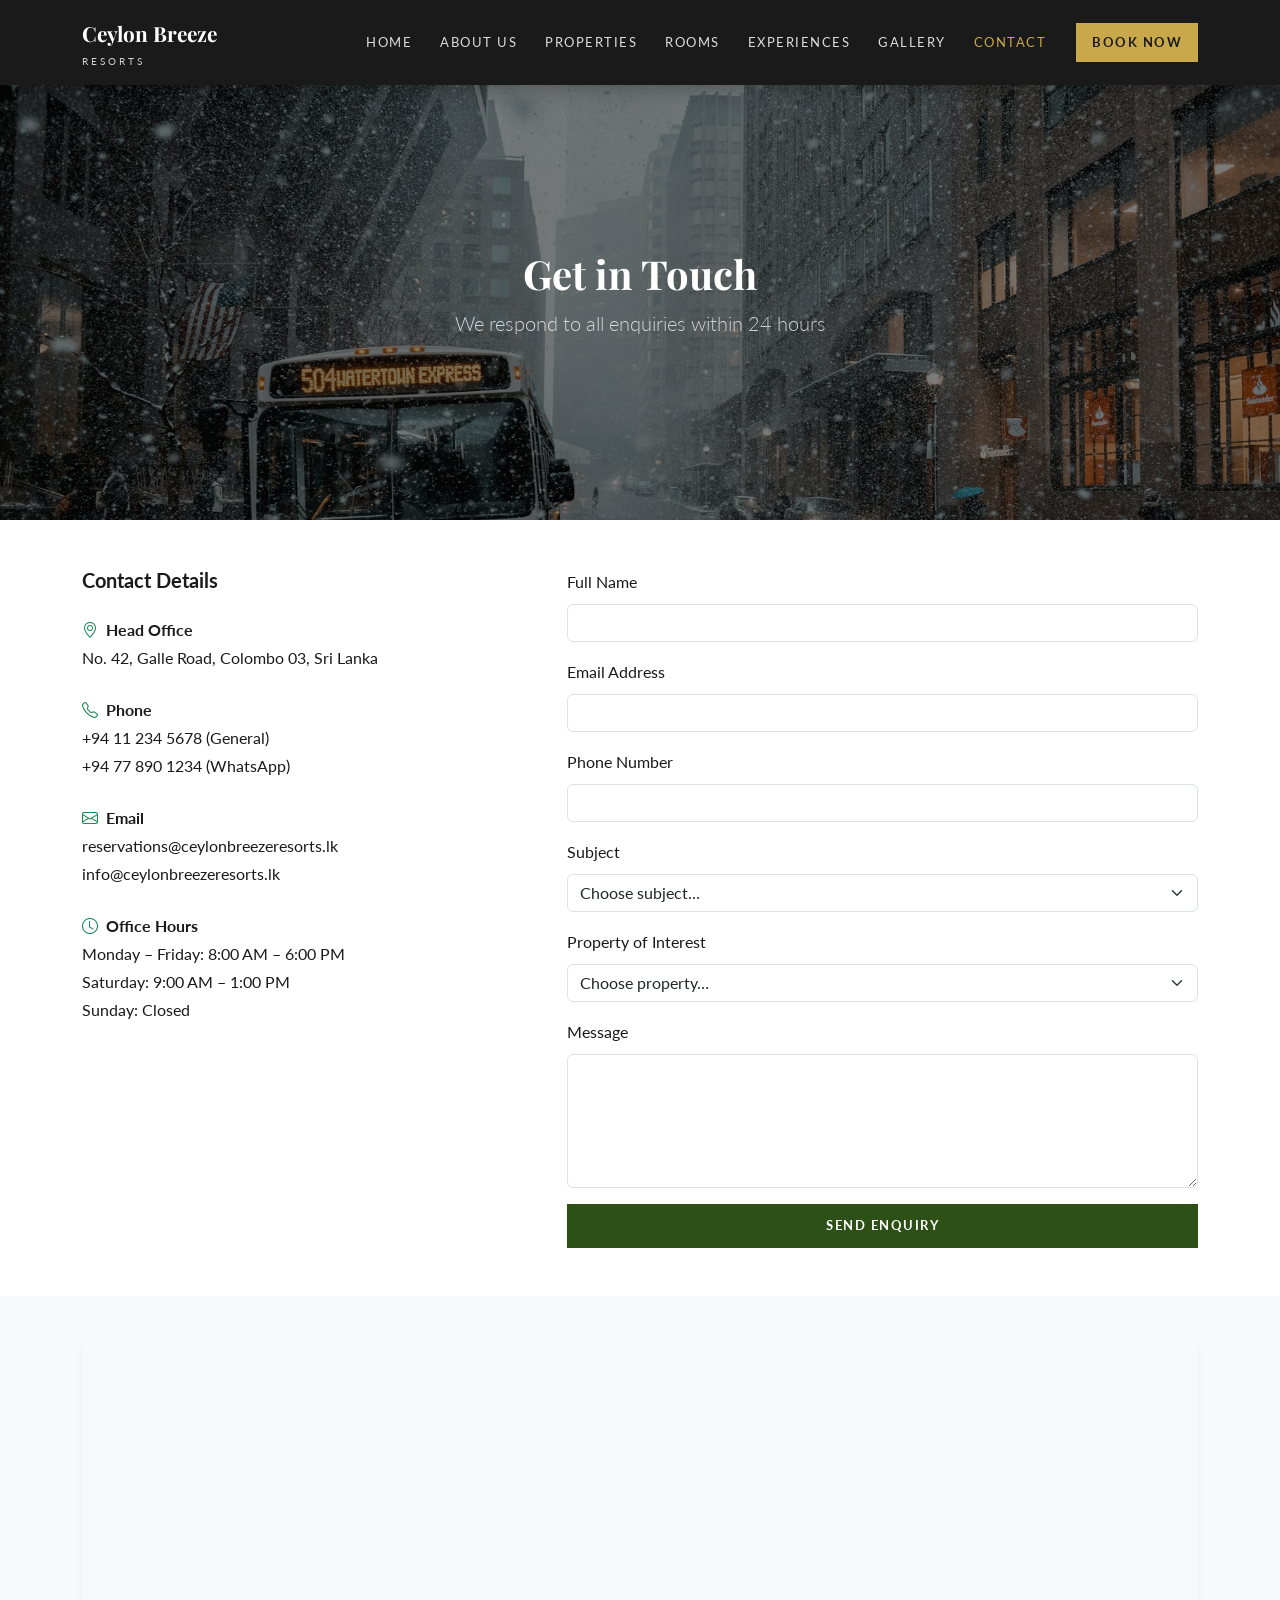
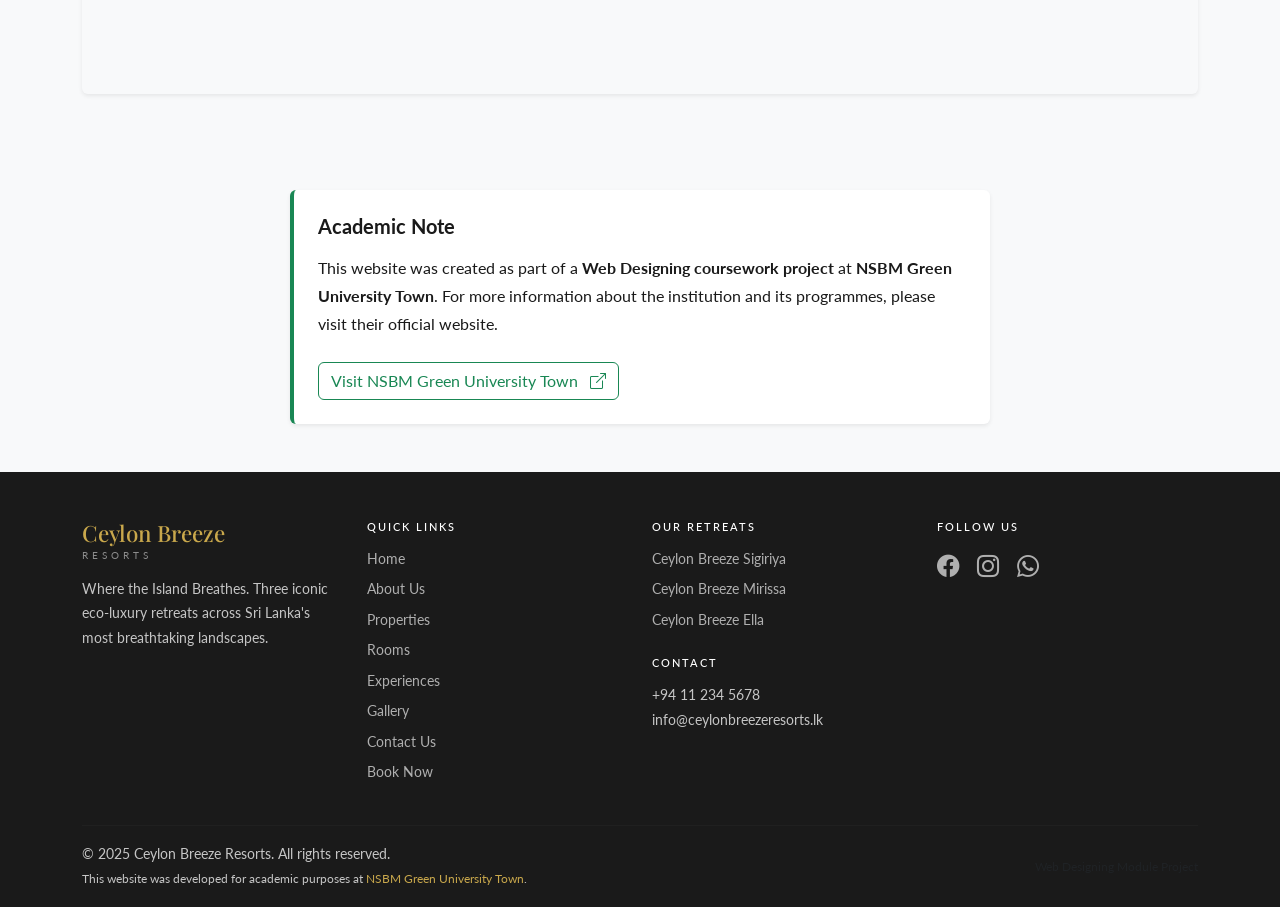
<file: contact.html>
<!DOCTYPE html>
<html lang="en">
<head>
  <meta charset="UTF-8">
  <meta name="viewport" content="width=device-width, initial-scale=1.0">
  <meta name="description" content="Contact Ceylon Breeze Resorts">
  <title>Contact Us — Ceylon Breeze Resorts</title>
  <link href="https://cdn.jsdelivr.net/npm/bootstrap@5.3.0/dist/css/bootstrap.min.css" rel="stylesheet">
  <link href="https://cdn.jsdelivr.net/npm/bootstrap-icons@1.10.0/font/bootstrap-icons.css" rel="stylesheet">
  <link href="https://fonts.googleapis.com/css2?family=Playfair+Display:ital,wght@0,400;0,700;1,400&family=Lato:wght@300;400;700&display=swap" rel="stylesheet">
  <link href="css/style.css" rel="stylesheet">
</head>
<body>
  <nav class="navbar navbar-expand-lg navbar-dark fixed-top" id="mainNav">
    <div class="container">
      <a class="navbar-brand" href="index.html">
        <span class="brand-name fw-bold" style="font-family: 'Playfair Display', serif; font-size: 1.3rem;">Ceylon Breeze</span>
        <span class="brand-sub d-block" style="font-size: 0.65rem; letter-spacing: 3px; text-transform: uppercase; opacity: 0.8;">Resorts</span>
      </a>
      <button class="navbar-toggler" type="button" data-bs-toggle="collapse" data-bs-target="#navbarNav" aria-controls="navbarNav" aria-expanded="false" aria-label="Toggle navigation">
        <span class="navbar-toggler-icon"></span>
      </button>
      <div class="collapse navbar-collapse" id="navbarNav">
        <ul class="navbar-nav ms-auto align-items-lg-center">
          <li class="nav-item"><a class="nav-link" href="index.html">Home</a></li>
          <li class="nav-item"><a class="nav-link" href="about.html">About Us</a></li>
          <li class="nav-item"><a class="nav-link" href="properties.html">Properties</a></li>
          <li class="nav-item"><a class="nav-link" href="rooms.html">Rooms</a></li>
          <li class="nav-item"><a class="nav-link" href="experiences.html">Experiences</a></li>
          <li class="nav-item"><a class="nav-link" href="gallery.html">Gallery</a></li>
          <li class="nav-item"><a class="nav-link active" href="contact.html">Contact</a></li>
          <li class="nav-item ms-lg-3"><a class="btn-accent px-3 py-2" href="booking.html">Book Now</a></li>
        </ul>
      </div>
    </div>
  </nav>

  <section class="page-hero" style="background-image: url('images/hero-contact.jpg');">
    <div class="hero-content container">
      <h1>Get in Touch</h1>
      <p class="lead mb-0 opacity-75">We respond to all enquiries within 24 hours</p>
    </div>
  </section>

  <section class="py-5 bg-white">
    <div class="container">
      <div class="row g-5">
        <div class="col-md-5">
          <h3 class="h5 fw-bold mb-4">Contact Details</h3>
          <p class="mb-4"><i class="bi bi-geo-alt text-success me-2"></i><strong>Head Office</strong><br>No. 42, Galle Road, Colombo 03, Sri Lanka</p>
          <p class="mb-4"><i class="bi bi-telephone text-success me-2"></i><strong>Phone</strong><br>+94 11 234 5678 (General)<br>+94 77 890 1234 (WhatsApp)</p>
          <p class="mb-4"><i class="bi bi-envelope text-success me-2"></i><strong>Email</strong><br>reservations@ceylonbreezeresorts.lk<br>info@ceylonbreezeresorts.lk</p>
          <p class="mb-4"><i class="bi bi-clock text-success me-2"></i><strong>Office Hours</strong><br>Monday – Friday: 8:00 AM – 6:00 PM<br>Saturday: 9:00 AM – 1:00 PM<br>Sunday: Closed</p>
          <div class="footer-social">
            <a href="#" aria-label="Facebook"><i class="bi bi-facebook fs-4 me-3"></i></a>
            <a href="#" aria-label="Instagram"><i class="bi bi-instagram fs-4 me-3"></i></a>
            <a href="#" aria-label="WhatsApp"><i class="bi bi-whatsapp fs-4"></i></a>
          </div>
        </div>
        <div class="col-md-7">
          <form id="contactForm" class="needs-validation" novalidate>
            <div class="mb-3">
              <label for="contactName" class="form-label">Full Name</label>
              <input type="text" class="form-control" id="contactName" minlength="3" required>
            </div>
            <div class="mb-3">
              <label for="contactEmail" class="form-label">Email Address</label>
              <input type="email" class="form-control" id="contactEmail" required>
            </div>
            <div class="mb-3">
              <label for="contactPhone" class="form-label">Phone Number</label>
              <input type="tel" class="form-control" id="contactPhone" required>
            </div>
            <div class="mb-3">
              <label for="contactSubject" class="form-label">Subject</label>
              <select class="form-select" id="contactSubject" required>
                <option value="">Choose subject…</option>
                <option value="general">General Enquiry</option>
                <option value="booking">Booking Question</option>
                <option value="experience">Experience Booking</option>
                <option value="corporate">Corporate Enquiry</option>
                <option value="media">Media</option>
                <option value="other">Other</option>
              </select>
            </div>
            <div class="mb-3">
              <label for="contactProperty" class="form-label">Property of Interest</label>
              <select class="form-select" id="contactProperty" required>
                <option value="">Choose property…</option>
                <option value="all">All Properties</option>
                <option value="sigiriya">Sigiriya</option>
                <option value="mirissa">Mirissa</option>
                <option value="ella">Ella</option>
                <option value="unsure">Not Sure</option>
              </select>
            </div>
            <div class="mb-3">
              <label for="contactMessage" class="form-label">Message</label>
              <textarea class="form-control" id="contactMessage" rows="5" minlength="20" required></textarea>
            </div>
            <button type="submit" class="btn btn-lg btn-green w-100">Send Enquiry</button>
          </form>
          <div id="formSuccess" style="display:none;"></div>
        </div>
      </div>
    </div>
  </section>

  <section class="py-5 bg-light">
    <div class="container">
      <div class="map-embed rounded overflow-hidden shadow-sm">
        <iframe
          src="https://www.google.com/maps/embed?pb=!1m18!1m12!1m3!1d253827.30138428264!2d79.77516065156249!3d6.921838850000004!2m3!1f0!2f0!3f0!3m2!1i1024!2i768!4f13.1!3m3!1m2!1s0x3ae253d10f7a7003%3A0x320b2e4d32d3838d!2sColombo%2C%20Sri%20Lanka!5e0!3m2!1sen!2slk!4v1698765432100!5m2!1sen!2slk"
          width="100%"
          height="350"
          style="border:0; display:block;"
          allowfullscreen=""
          loading="lazy"
          referrerpolicy="no-referrer-when-downgrade"
          title="Ceylon Breeze Resorts on map">
        </iframe>
      </div>
    </div>
  </section>

  <section class="py-5 bg-light">
    <div class="container">
      <div class="nsbm-attribution p-4 border-start border-4 border-success bg-white rounded shadow-sm" style="max-width: 700px; margin: 0 auto;">
        <h5 class="fw-bold mb-3">Academic Note</h5>
        <p class="mb-4">
          This website was created as part of a <strong>Web Designing coursework project</strong>
          at <strong>NSBM Green University Town</strong>. For more information about the institution
          and its programmes, please visit their official website.
        </p>
        <a href="https://www.nsbm.ac.lk" target="_blank" rel="noopener noreferrer" class="btn btn-outline-success">
          Visit NSBM Green University Town
          <i class="bi bi-box-arrow-up-right ms-2"></i>
        </a>
      </div>
    </div>
  </section>

  <footer class="site-footer pt-5 pb-3">
    <div class="container">
      <div class="row g-4">
        <div class="col-md-3">
          <h5 class="footer-brand">Ceylon Breeze</h5>
          <p class="footer-tagline">Resorts</p>
          <p class="footer-desc">Where the Island Breathes. Three iconic eco-luxury retreats across Sri Lanka's most breathtaking landscapes.</p>
        </div>
        <div class="col-md-3">
          <h6 class="footer-heading">Quick Links</h6>
          <ul class="footer-links list-unstyled">
            <li><a href="index.html">Home</a></li>
            <li><a href="about.html">About Us</a></li>
            <li><a href="properties.html">Properties</a></li>
            <li><a href="rooms.html">Rooms</a></li>
            <li><a href="experiences.html">Experiences</a></li>
            <li><a href="gallery.html">Gallery</a></li>
            <li><a href="contact.html">Contact Us</a></li>
            <li><a href="booking.html">Book Now</a></li>
          </ul>
        </div>
        <div class="col-md-3">
          <h6 class="footer-heading">Our Retreats</h6>
          <ul class="footer-links list-unstyled">
            <li><a href="rooms.html#sigiriya">Ceylon Breeze Sigiriya</a></li>
            <li><a href="rooms.html#mirissa">Ceylon Breeze Mirissa</a></li>
            <li><a href="rooms.html#ella">Ceylon Breeze Ella</a></li>
          </ul>
          <h6 class="footer-heading mt-4">Contact</h6>
          <p class="footer-contact">+94 11 234 5678<br>info@ceylonbreezeresorts.lk</p>
        </div>
        <div class="col-md-3">
          <h6 class="footer-heading">Follow Us</h6>
          <div class="footer-social">
            <a href="#" aria-label="Facebook"><i class="bi bi-facebook"></i></a>
            <a href="#" aria-label="Instagram"><i class="bi bi-instagram"></i></a>
            <a href="#" aria-label="WhatsApp"><i class="bi bi-whatsapp"></i></a>
          </div>
        </div>
      </div>
      <hr class="footer-hr mt-4">
      <div class="row align-items-center">
        <div class="col-md-8">
          <p class="footer-copy mb-0">
            &copy; 2025 Ceylon Breeze Resorts. All rights reserved.<br>
            <small>This website was developed for academic purposes at
              <a href="https://www.nsbm.ac.lk" target="_blank" rel="noopener noreferrer">NSBM Green University Town</a>.
            </small>
          </p>
        </div>
        <div class="col-md-4 text-md-end">
          <small class="text-muted">Web Designing Module Project</small>
        </div>
      </div>
    </div>
  </footer>

  <script src="https://cdn.jsdelivr.net/npm/bootstrap@5.3.0/dist/js/bootstrap.bundle.min.js"></script>
  <script src="js/main.js"></script>
</body>
</html>
</file>
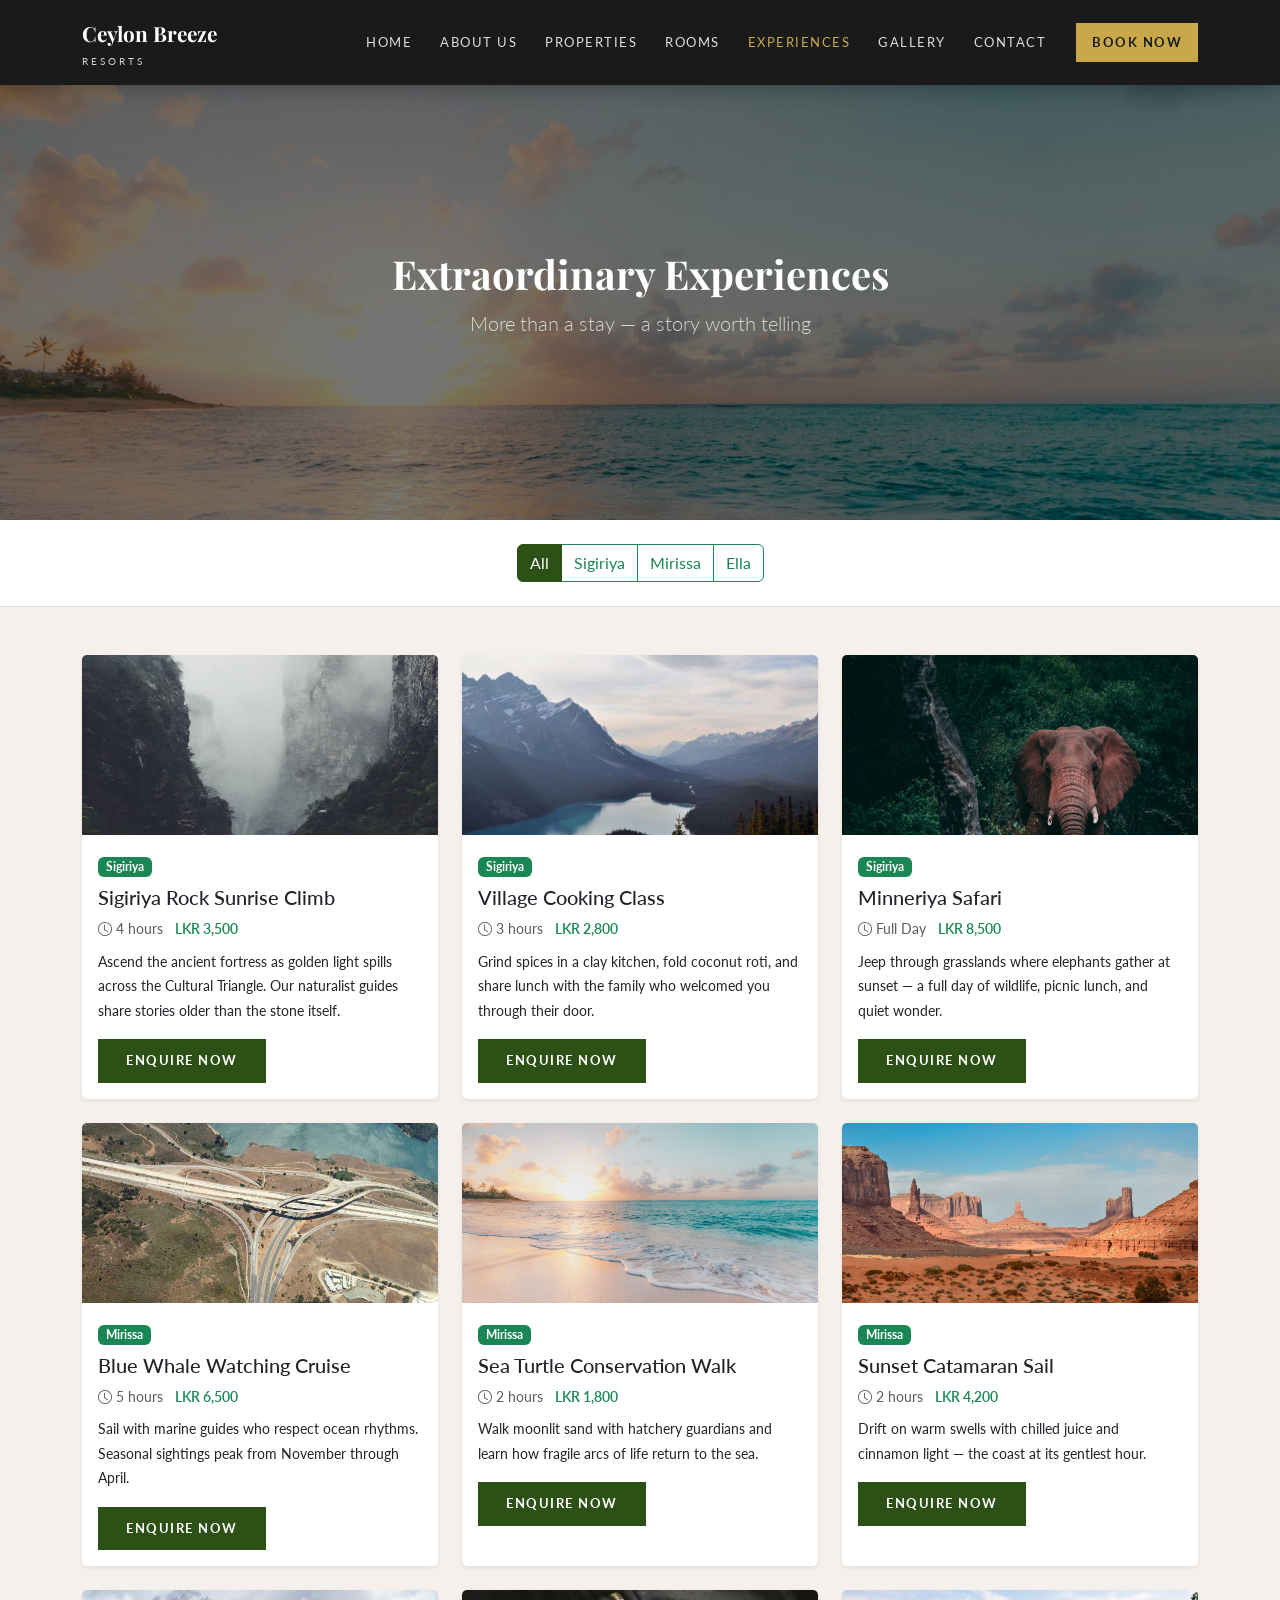
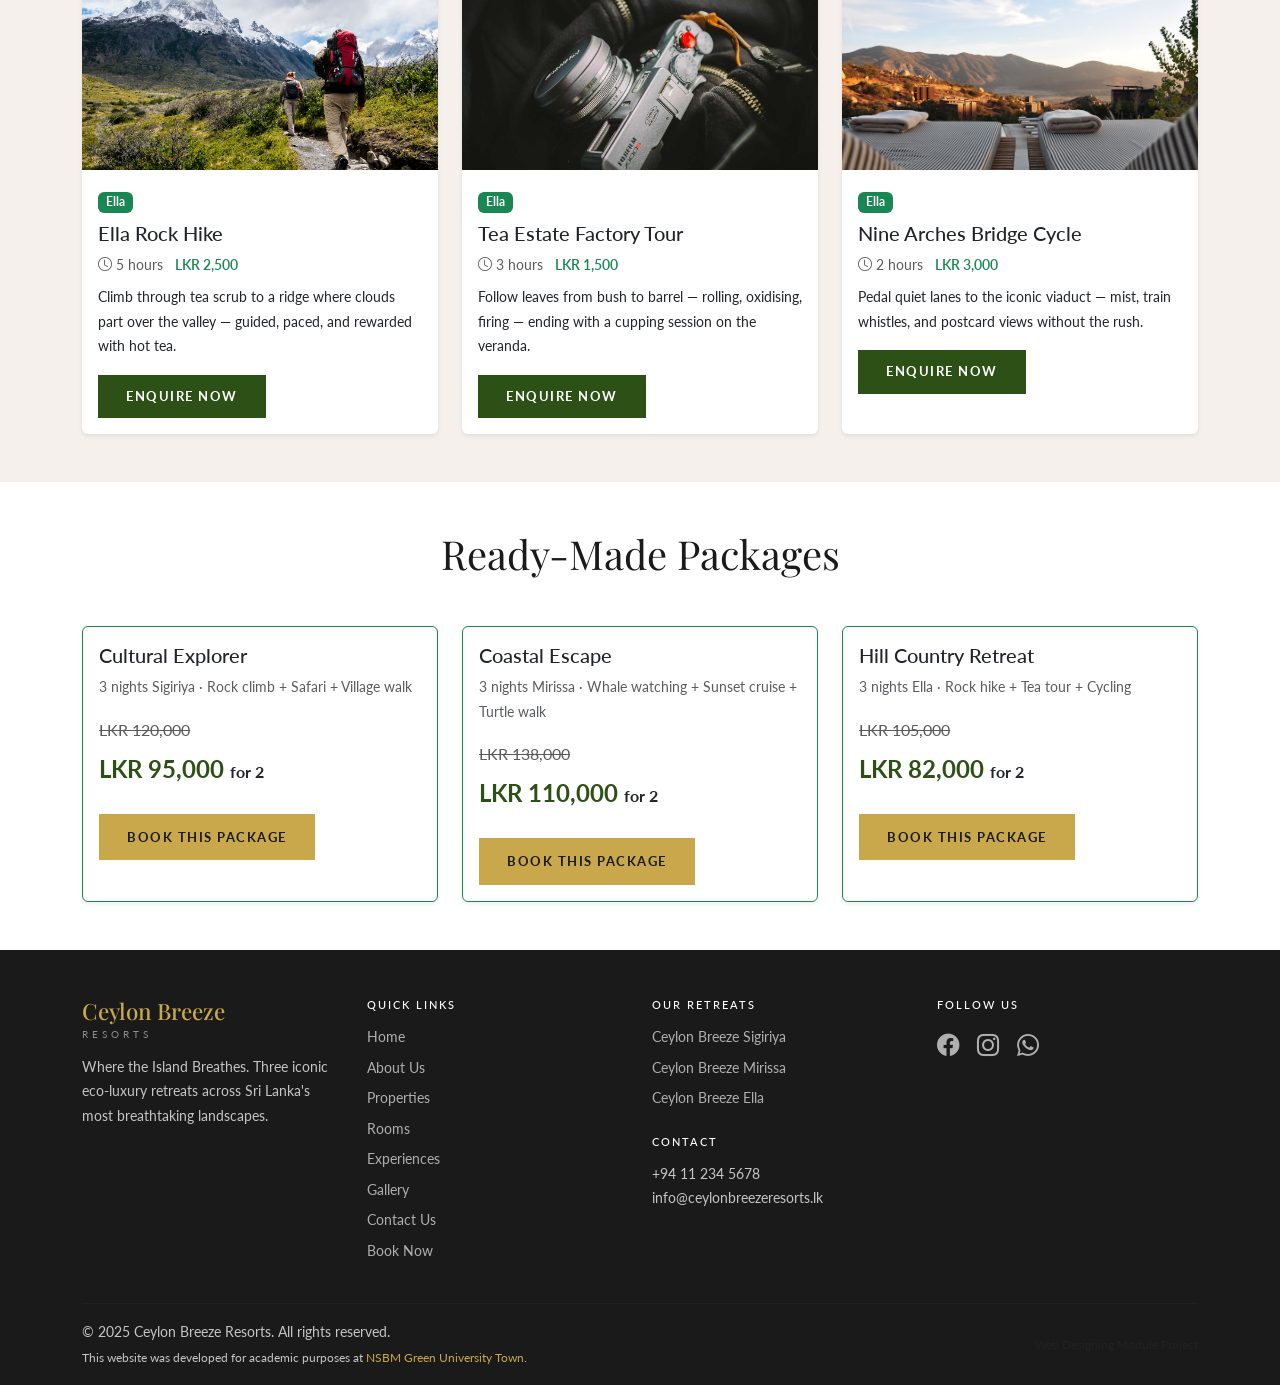
<file: experiences.html>
<!DOCTYPE html>
<html lang="en">
<head>
  <meta charset="UTF-8">
  <meta name="viewport" content="width=device-width, initial-scale=1.0">
  <meta name="description" content="Experiences and packages at Ceylon Breeze Resorts">
  <title>Experiences and Packages — Ceylon Breeze Resorts</title>
  <link href="https://cdn.jsdelivr.net/npm/bootstrap@5.3.0/dist/css/bootstrap.min.css" rel="stylesheet">
  <link href="https://cdn.jsdelivr.net/npm/bootstrap-icons@1.10.0/font/bootstrap-icons.css" rel="stylesheet">
  <link href="https://fonts.googleapis.com/css2?family=Playfair+Display:ital,wght@0,400;0,700;1,400&family=Lato:wght@300;400;700&display=swap" rel="stylesheet">
  <link href="css/style.css" rel="stylesheet">
</head>
<body>
  <nav class="navbar navbar-expand-lg navbar-dark fixed-top" id="mainNav">
    <div class="container">
      <a class="navbar-brand" href="index.html">
        <span class="brand-name fw-bold" style="font-family: 'Playfair Display', serif; font-size: 1.3rem;">Ceylon Breeze</span>
        <span class="brand-sub d-block" style="font-size: 0.65rem; letter-spacing: 3px; text-transform: uppercase; opacity: 0.8;">Resorts</span>
      </a>
      <button class="navbar-toggler" type="button" data-bs-toggle="collapse" data-bs-target="#navbarNav" aria-controls="navbarNav" aria-expanded="false" aria-label="Toggle navigation">
        <span class="navbar-toggler-icon"></span>
      </button>
      <div class="collapse navbar-collapse" id="navbarNav">
        <ul class="navbar-nav ms-auto align-items-lg-center">
          <li class="nav-item"><a class="nav-link" href="index.html">Home</a></li>
          <li class="nav-item"><a class="nav-link" href="about.html">About Us</a></li>
          <li class="nav-item"><a class="nav-link" href="properties.html">Properties</a></li>
          <li class="nav-item"><a class="nav-link" href="rooms.html">Rooms</a></li>
          <li class="nav-item"><a class="nav-link active" href="experiences.html">Experiences</a></li>
          <li class="nav-item"><a class="nav-link" href="gallery.html">Gallery</a></li>
          <li class="nav-item"><a class="nav-link" href="contact.html">Contact</a></li>
          <li class="nav-item ms-lg-3"><a class="btn-accent px-3 py-2" href="booking.html">Book Now</a></li>
        </ul>
      </div>
    </div>
  </nav>

  <section class="page-hero" style="background-image: url('images/hero-experiences.jpg');">
    <div class="hero-content container">
      <h1>Extraordinary Experiences</h1>
      <p class="lead mb-0 opacity-75">More than a stay — a story worth telling</p>
    </div>
  </section>

  <section class="py-4 bg-white border-bottom">
    <div class="container text-center">
      <div class="btn-group flex-wrap" role="group" aria-label="Filter by property">
        <button type="button" class="btn btn-outline-success experience-filter-btn active" data-filter="All">All</button>
        <button type="button" class="btn btn-outline-success experience-filter-btn" data-filter="Sigiriya">Sigiriya</button>
        <button type="button" class="btn btn-outline-success experience-filter-btn" data-filter="Mirissa">Mirissa</button>
        <button type="button" class="btn btn-outline-success experience-filter-btn" data-filter="Ella">Ella</button>
      </div>
    </div>
  </section>

  <section class="py-5" style="background: var(--color-light);">
    <div class="container">
      <div class="row row-cols-1 row-cols-md-3 g-4">
        <div class="col experience-card" data-location="Sigiriya">
          <div class="card h-100 shadow-sm border-0">
            <img src="images/sigiriya-landscape.jpg" class="card-img-top" style="height: 180px; object-fit: cover;" alt="Sigiriya Rock at sunrise">
            <div class="card-body">
              <span class="badge bg-success mb-2">Sigiriya</span>
              <h5 class="card-title">Sigiriya Rock Sunrise Climb</h5>
              <p class="small text-muted mb-2"><i class="bi bi-clock"></i> 4 hours &nbsp; <span class="fw-semibold text-success">LKR 3,500</span></p>
              <p class="card-text small">Ascend the ancient fortress as golden light spills across the Cultural Triangle. Our naturalist guides share stories older than the stone itself.</p>
              <a href="contact.html" class="btn btn-sm btn-green">Enquire Now</a>
            </div>
          </div>
        </div>
        <div class="col experience-card" data-location="Sigiriya">
          <div class="card h-100 shadow-sm border-0">
            <img src="images/food-1.jpg" class="card-img-top" style="height: 180px; object-fit: cover;" alt="Village cooking class">
            <div class="card-body">
              <span class="badge bg-success mb-2">Sigiriya</span>
              <h5 class="card-title">Village Cooking Class</h5>
              <p class="small text-muted mb-2"><i class="bi bi-clock"></i> 3 hours &nbsp; <span class="fw-semibold text-success">LKR 2,800</span></p>
              <p class="card-text small">Grind spices in a clay kitchen, fold coconut roti, and share lunch with the family who welcomed you through their door.</p>
              <a href="contact.html" class="btn btn-sm btn-green">Enquire Now</a>
            </div>
          </div>
        </div>
        <div class="col experience-card" data-location="Sigiriya">
          <div class="card h-100 shadow-sm border-0">
            <img src="images/sigiriya-safari.jpg" class="card-img-top" style="height: 180px; object-fit: cover;" alt="Minneriya safari">
            <div class="card-body">
              <span class="badge bg-success mb-2">Sigiriya</span>
              <h5 class="card-title">Minneriya Safari</h5>
              <p class="small text-muted mb-2"><i class="bi bi-clock"></i> Full Day &nbsp; <span class="fw-semibold text-success">LKR 8,500</span></p>
              <p class="card-text small">Jeep through grasslands where elephants gather at sunset — a full day of wildlife, picnic lunch, and quiet wonder.</p>
              <a href="contact.html" class="btn btn-sm btn-green">Enquire Now</a>
            </div>
          </div>
        </div>
        <div class="col experience-card" data-location="Mirissa">
          <div class="card h-100 shadow-sm border-0">
            <img src="images/mirissa-whale.jpg" class="card-img-top" style="height: 180px; object-fit: cover;" alt="Whale watching">
            <div class="card-body">
              <span class="badge bg-success mb-2">Mirissa</span>
              <h5 class="card-title">Blue Whale Watching Cruise</h5>
              <p class="small text-muted mb-2"><i class="bi bi-clock"></i> 5 hours &nbsp; <span class="fw-semibold text-success">LKR 6,500</span></p>
              <p class="card-text small">Sail with marine guides who respect ocean rhythms. Seasonal sightings peak from November through April.</p>
              <a href="contact.html" class="btn btn-sm btn-green">Enquire Now</a>
            </div>
          </div>
        </div>
        <div class="col experience-card" data-location="Mirissa">
          <div class="card h-100 shadow-sm border-0">
            <img src="images/mirissa-beach.jpg" class="card-img-top" style="height: 180px; object-fit: cover;" alt="Sea turtles and south coast shoreline">
            <div class="card-body">
              <span class="badge bg-success mb-2">Mirissa</span>
              <h5 class="card-title">Sea Turtle Conservation Walk</h5>
              <p class="small text-muted mb-2"><i class="bi bi-clock"></i> 2 hours &nbsp; <span class="fw-semibold text-success">LKR 1,800</span></p>
              <p class="card-text small">Walk moonlit sand with hatchery guardians and learn how fragile arcs of life return to the sea.</p>
              <a href="contact.html" class="btn btn-sm btn-green">Enquire Now</a>
            </div>
          </div>
        </div>
        <div class="col experience-card" data-location="Mirissa">
          <div class="card h-100 shadow-sm border-0">
            <img src="images/mirissa-sunset.jpg" class="card-img-top" style="height: 180px; object-fit: cover;" alt="Sunset over the south coast">
            <div class="card-body">
              <span class="badge bg-success mb-2">Mirissa</span>
              <h5 class="card-title">Sunset Catamaran Sail</h5>
              <p class="small text-muted mb-2"><i class="bi bi-clock"></i> 2 hours &nbsp; <span class="fw-semibold text-success">LKR 4,200</span></p>
              <p class="card-text small">Drift on warm swells with chilled juice and cinnamon light — the coast at its gentlest hour.</p>
              <a href="contact.html" class="btn btn-sm btn-green">Enquire Now</a>
            </div>
          </div>
        </div>
        <div class="col experience-card" data-location="Ella">
          <div class="card h-100 shadow-sm border-0">
            <img src="images/ella-hike.jpg" class="card-img-top" style="height: 180px; object-fit: cover;" alt="Ella Rock hike">
            <div class="card-body">
              <span class="badge bg-success mb-2">Ella</span>
              <h5 class="card-title">Ella Rock Hike</h5>
              <p class="small text-muted mb-2"><i class="bi bi-clock"></i> 5 hours &nbsp; <span class="fw-semibold text-success">LKR 2,500</span></p>
              <p class="card-text small">Climb through tea scrub to a ridge where clouds part over the valley — guided, paced, and rewarded with hot tea.</p>
              <a href="contact.html" class="btn btn-sm btn-green">Enquire Now</a>
            </div>
          </div>
        </div>
        <div class="col experience-card" data-location="Ella">
          <div class="card h-100 shadow-sm border-0">
            <img src="images/ella-tea.jpg" class="card-img-top" style="height: 180px; object-fit: cover;" alt="Tea estate factory">
            <div class="card-body">
              <span class="badge bg-success mb-2">Ella</span>
              <h5 class="card-title">Tea Estate Factory Tour</h5>
              <p class="small text-muted mb-2"><i class="bi bi-clock"></i> 3 hours &nbsp; <span class="fw-semibold text-success">LKR 1,500</span></p>
              <p class="card-text small">Follow leaves from bush to barrel — rolling, oxidising, firing — ending with a cupping session on the veranda.</p>
              <a href="contact.html" class="btn btn-sm btn-green">Enquire Now</a>
            </div>
          </div>
        </div>
        <div class="col experience-card" data-location="Ella">
          <div class="card h-100 shadow-sm border-0">
            <img src="images/gallery-extra-1.jpg" class="card-img-top" style="height: 180px; object-fit: cover;" alt="Nine Arches Bridge cycling">
            <div class="card-body">
              <span class="badge bg-success mb-2">Ella</span>
              <h5 class="card-title">Nine Arches Bridge Cycle</h5>
              <p class="small text-muted mb-2"><i class="bi bi-clock"></i> 2 hours &nbsp; <span class="fw-semibold text-success">LKR 3,000</span></p>
              <p class="card-text small">Pedal quiet lanes to the iconic viaduct — mist, train whistles, and postcard views without the rush.</p>
              <a href="contact.html" class="btn btn-sm btn-green">Enquire Now</a>
            </div>
          </div>
        </div>
      </div>
    </div>
  </section>

  <section class="py-5 bg-white">
    <div class="container">
      <h2 class="section-heading text-center mb-5">Ready-Made Packages</h2>
      <div class="row row-cols-1 row-cols-md-3 g-4">
        <div class="col">
          <div class="card h-100 border-success shadow-sm">
            <div class="card-body">
              <h5 class="card-title">Cultural Explorer</h5>
              <p class="small text-muted">3 nights Sigiriya · Rock climb + Safari + Village walk</p>
              <p class="mb-1"><span class="strike-mid">LKR 120,000</span></p>
              <p class="package-price">LKR 95,000 <span class="fs-6 text-dark">for 2</span></p>
              <a href="booking.html" class="btn-accent mt-2">Book This Package</a>
            </div>
          </div>
        </div>
        <div class="col">
          <div class="card h-100 border-success shadow-sm">
            <div class="card-body">
              <h5 class="card-title">Coastal Escape</h5>
              <p class="small text-muted">3 nights Mirissa · Whale watching + Sunset cruise + Turtle walk</p>
              <p class="mb-1"><span class="strike-mid">LKR 138,000</span></p>
              <p class="package-price">LKR 110,000 <span class="fs-6 text-dark">for 2</span></p>
              <a href="booking.html" class="btn-accent mt-2">Book This Package</a>
            </div>
          </div>
        </div>
        <div class="col">
          <div class="card h-100 border-success shadow-sm">
            <div class="card-body">
              <h5 class="card-title">Hill Country Retreat</h5>
              <p class="small text-muted">3 nights Ella · Rock hike + Tea tour + Cycling</p>
              <p class="mb-1"><span class="strike-mid">LKR 105,000</span></p>
              <p class="package-price">LKR 82,000 <span class="fs-6 text-dark">for 2</span></p>
              <a href="booking.html" class="btn-accent mt-2">Book This Package</a>
            </div>
          </div>
        </div>
      </div>
    </div>
  </section>

  <footer class="site-footer pt-5 pb-3">
    <div class="container">
      <div class="row g-4">
        <div class="col-md-3">
          <h5 class="footer-brand">Ceylon Breeze</h5>
          <p class="footer-tagline">Resorts</p>
          <p class="footer-desc">Where the Island Breathes. Three iconic eco-luxury retreats across Sri Lanka's most breathtaking landscapes.</p>
        </div>
        <div class="col-md-3">
          <h6 class="footer-heading">Quick Links</h6>
          <ul class="footer-links list-unstyled">
            <li><a href="index.html">Home</a></li>
            <li><a href="about.html">About Us</a></li>
            <li><a href="properties.html">Properties</a></li>
            <li><a href="rooms.html">Rooms</a></li>
            <li><a href="experiences.html">Experiences</a></li>
            <li><a href="gallery.html">Gallery</a></li>
            <li><a href="contact.html">Contact Us</a></li>
            <li><a href="booking.html">Book Now</a></li>
          </ul>
        </div>
        <div class="col-md-3">
          <h6 class="footer-heading">Our Retreats</h6>
          <ul class="footer-links list-unstyled">
            <li><a href="rooms.html#sigiriya">Ceylon Breeze Sigiriya</a></li>
            <li><a href="rooms.html#mirissa">Ceylon Breeze Mirissa</a></li>
            <li><a href="rooms.html#ella">Ceylon Breeze Ella</a></li>
          </ul>
          <h6 class="footer-heading mt-4">Contact</h6>
          <p class="footer-contact">+94 11 234 5678<br>info@ceylonbreezeresorts.lk</p>
        </div>
        <div class="col-md-3">
          <h6 class="footer-heading">Follow Us</h6>
          <div class="footer-social">
            <a href="#" aria-label="Facebook"><i class="bi bi-facebook"></i></a>
            <a href="#" aria-label="Instagram"><i class="bi bi-instagram"></i></a>
            <a href="#" aria-label="WhatsApp"><i class="bi bi-whatsapp"></i></a>
          </div>
        </div>
      </div>
      <hr class="footer-hr mt-4">
      <div class="row align-items-center">
        <div class="col-md-8">
          <p class="footer-copy mb-0">
            &copy; 2025 Ceylon Breeze Resorts. All rights reserved.<br>
            <small>This website was developed for academic purposes at
              <a href="https://www.nsbm.ac.lk" target="_blank" rel="noopener noreferrer">NSBM Green University Town</a>.
            </small>
          </p>
        </div>
        <div class="col-md-4 text-md-end">
          <small class="text-muted">Web Designing Module Project</small>
        </div>
      </div>
    </div>
  </footer>

  <script src="https://cdn.jsdelivr.net/npm/bootstrap@5.3.0/dist/js/bootstrap.bundle.min.js"></script>
  <script src="js/main.js"></script>
</body>
</html>
</file>
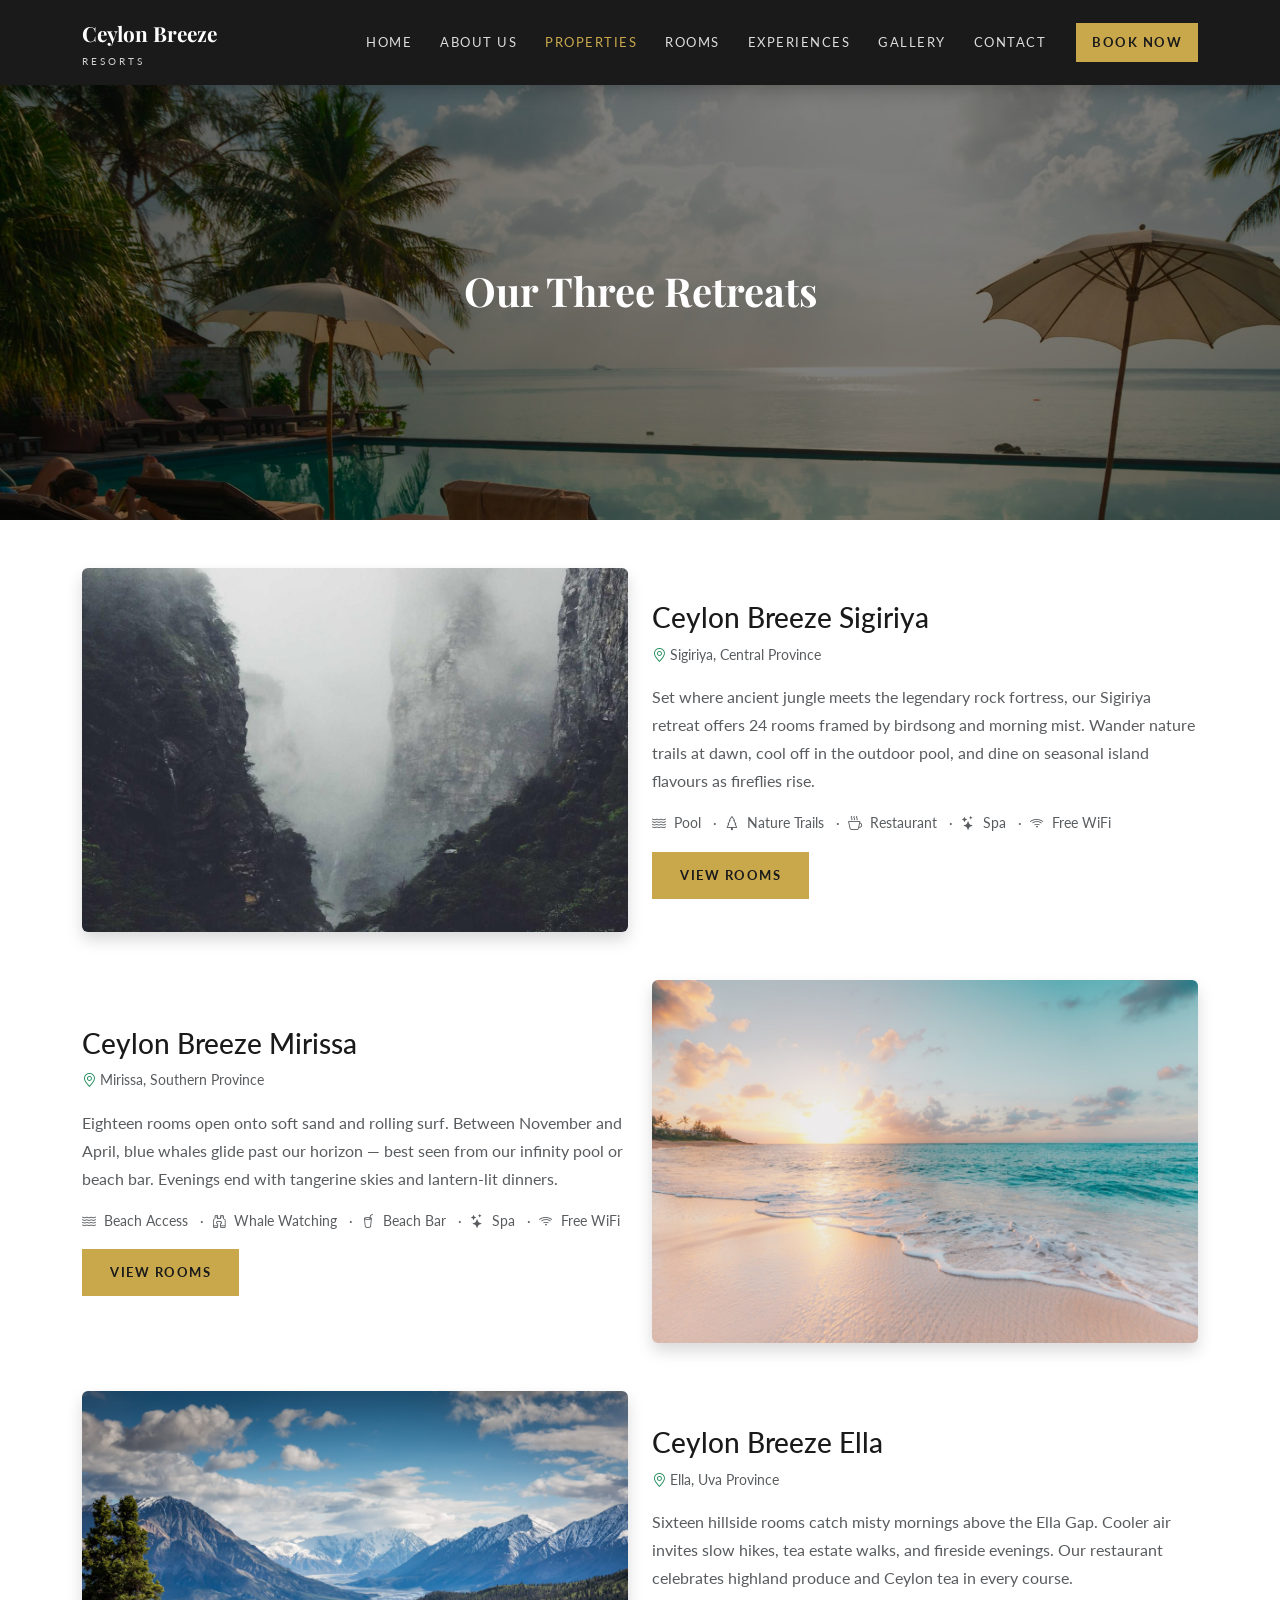
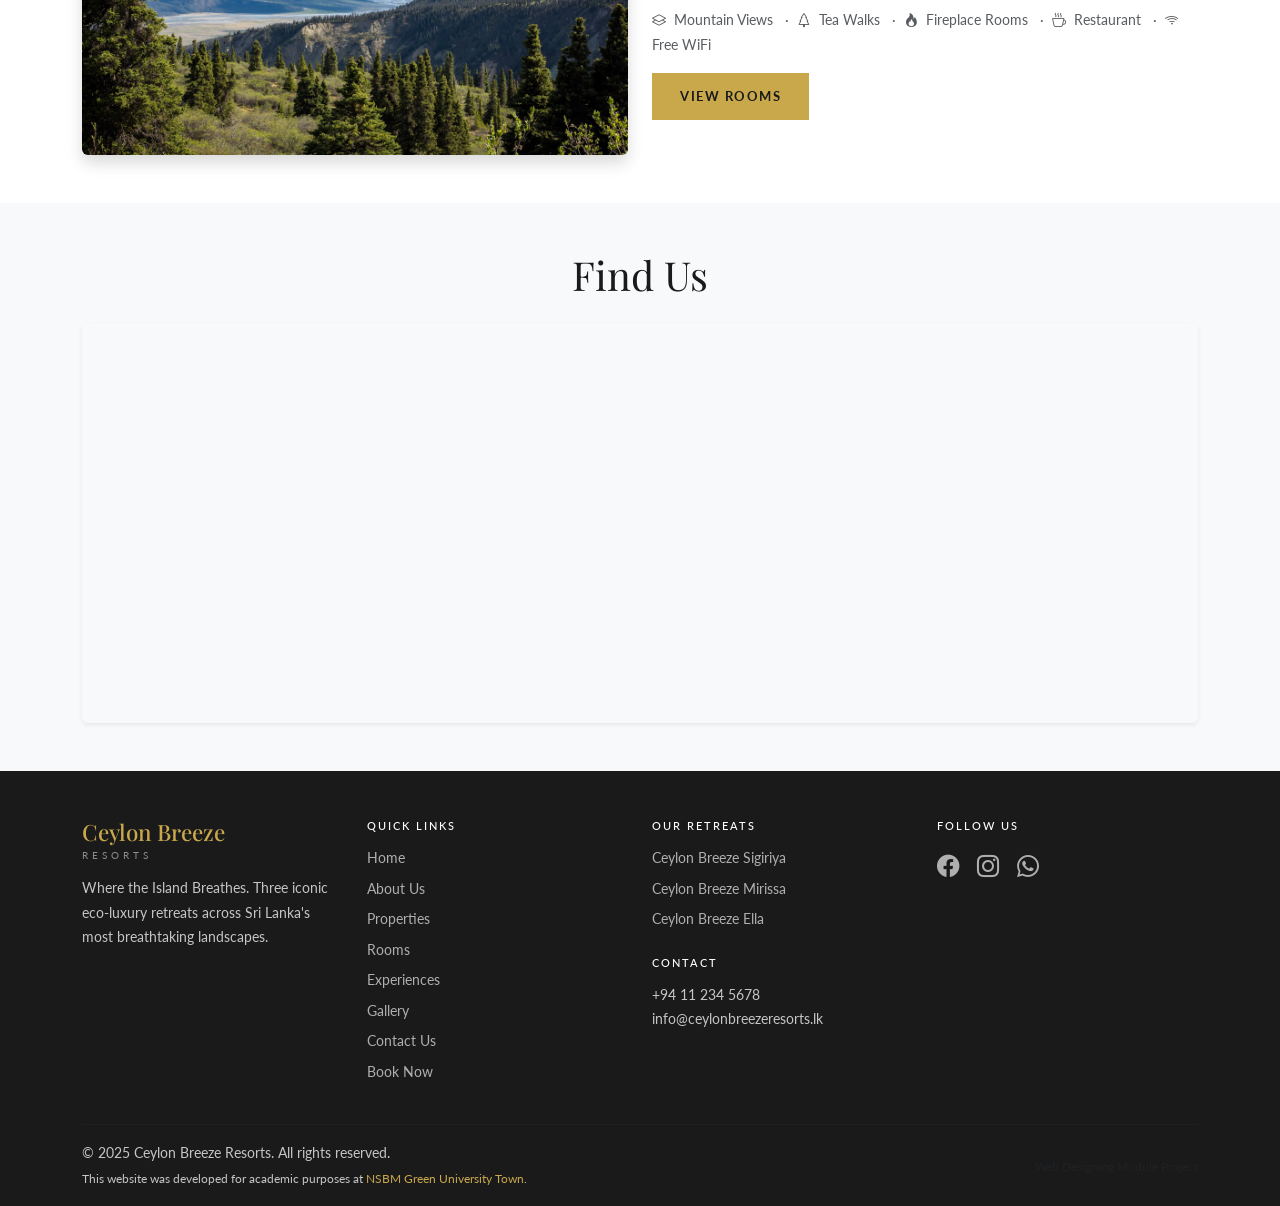
<file: properties.html>
<!DOCTYPE html>
<html lang="en">
<head>
  <meta charset="UTF-8">
  <meta name="viewport" content="width=device-width, initial-scale=1.0">
  <meta name="description" content="Our three retreats — Sigiriya, Mirissa, and Ella">
  <title>Our Properties — Ceylon Breeze Resorts</title>
  <link href="https://cdn.jsdelivr.net/npm/bootstrap@5.3.0/dist/css/bootstrap.min.css" rel="stylesheet">
  <link href="https://cdn.jsdelivr.net/npm/bootstrap-icons@1.10.0/font/bootstrap-icons.css" rel="stylesheet">
  <link href="https://fonts.googleapis.com/css2?family=Playfair+Display:ital,wght@0,400;0,700;1,400&family=Lato:wght@300;400;700&display=swap" rel="stylesheet">
  <link href="css/style.css" rel="stylesheet">
</head>
<body>
  <nav class="navbar navbar-expand-lg navbar-dark fixed-top" id="mainNav">
    <div class="container">
      <a class="navbar-brand" href="index.html">
        <span class="brand-name fw-bold" style="font-family: 'Playfair Display', serif; font-size: 1.3rem;">Ceylon Breeze</span>
        <span class="brand-sub d-block" style="font-size: 0.65rem; letter-spacing: 3px; text-transform: uppercase; opacity: 0.8;">Resorts</span>
      </a>
      <button class="navbar-toggler" type="button" data-bs-toggle="collapse" data-bs-target="#navbarNav" aria-controls="navbarNav" aria-expanded="false" aria-label="Toggle navigation">
        <span class="navbar-toggler-icon"></span>
      </button>
      <div class="collapse navbar-collapse" id="navbarNav">
        <ul class="navbar-nav ms-auto align-items-lg-center">
          <li class="nav-item"><a class="nav-link" href="index.html">Home</a></li>
          <li class="nav-item"><a class="nav-link" href="about.html">About Us</a></li>
          <li class="nav-item"><a class="nav-link active" href="properties.html">Properties</a></li>
          <li class="nav-item"><a class="nav-link" href="rooms.html">Rooms</a></li>
          <li class="nav-item"><a class="nav-link" href="experiences.html">Experiences</a></li>
          <li class="nav-item"><a class="nav-link" href="gallery.html">Gallery</a></li>
          <li class="nav-item"><a class="nav-link" href="contact.html">Contact</a></li>
          <li class="nav-item ms-lg-3"><a class="btn-accent px-3 py-2" href="booking.html">Book Now</a></li>
        </ul>
      </div>
    </div>
  </nav>

  <section class="page-hero" style="background-image: url('images/hero-properties.jpg');">
    <div class="hero-content container">
      <h1>Our Three Retreats</h1>
    </div>
  </section>

  <section class="py-5 bg-white">
    <div class="container">
      <div class="row align-items-center g-4 mb-5">
        <div class="col-md-6">
          <img src="images/sigiriya-landscape.jpg" class="img-fluid rounded shadow" alt="Sigiriya rock and jungle">
        </div>
        <div class="col-md-6">
          <h3 class="mb-2">Ceylon Breeze Sigiriya</h3>
          <p class="text-muted small mb-3"><i class="bi bi-geo-alt text-success"></i> Sigiriya, Central Province</p>
          <p class="text-muted">Set where ancient jungle meets the legendary rock fortress, our Sigiriya retreat offers 24 rooms framed by birdsong and morning mist. Wander nature trails at dawn, cool off in the outdoor pool, and dine on seasonal island flavours as fireflies rise.</p>
          <p class="small text-muted mb-3">
            <i class="bi bi-water me-2"></i>Pool
            <span class="mx-2">·</span><i class="bi bi-tree me-2"></i>Nature Trails
            <span class="mx-2">·</span><i class="bi bi-cup-hot me-2"></i>Restaurant
            <span class="mx-2">·</span><i class="bi bi-stars me-2"></i>Spa
            <span class="mx-2">·</span><i class="bi bi-wifi me-2"></i>Free WiFi
          </p>
          <a href="rooms.html#sigiriya" class="btn-accent">View Rooms</a>
        </div>
      </div>

      <div class="row align-items-center g-4 mb-5">
        <div class="col-md-6 order-md-2">
          <img src="images/mirissa-beach.jpg" class="img-fluid rounded shadow" alt="Mirissa beach and palm trees">
        </div>
        <div class="col-md-6 order-md-1">
          <h3 class="mb-2">Ceylon Breeze Mirissa</h3>
          <p class="text-muted small mb-3"><i class="bi bi-geo-alt text-success"></i> Mirissa, Southern Province</p>
          <p class="text-muted">Eighteen rooms open onto soft sand and rolling surf. Between November and April, blue whales glide past our horizon — best seen from our infinity pool or beach bar. Evenings end with tangerine skies and lantern-lit dinners.</p>
          <p class="small text-muted mb-3">
            <i class="bi bi-water me-2"></i>Beach Access
            <span class="mx-2">·</span><i class="bi bi-binoculars me-2"></i>Whale Watching
            <span class="mx-2">·</span><i class="bi bi-cup-straw me-2"></i>Beach Bar
            <span class="mx-2">·</span><i class="bi bi-stars me-2"></i>Spa
            <span class="mx-2">·</span><i class="bi bi-wifi me-2"></i>Free WiFi
          </p>
          <a href="rooms.html#mirissa" class="btn-accent">View Rooms</a>
        </div>
      </div>

      <div class="row align-items-center g-4">
        <div class="col-md-6">
          <img src="images/ella-gap.jpg" class="img-fluid rounded shadow" alt="Ella gap mountain view">
        </div>
        <div class="col-md-6">
          <h3 class="mb-2">Ceylon Breeze Ella</h3>
          <p class="text-muted small mb-3"><i class="bi bi-geo-alt text-success"></i> Ella, Uva Province</p>
          <p class="text-muted">Sixteen hillside rooms catch misty mornings above the Ella Gap. Cooler air invites slow hikes, tea estate walks, and fireside evenings. Our restaurant celebrates highland produce and Ceylon tea in every course.</p>
          <p class="small text-muted mb-3">
            <i class="bi bi-layers me-2"></i>Mountain Views
            <span class="mx-2">·</span><i class="bi bi-tree me-2"></i>Tea Walks
            <span class="mx-2">·</span><i class="bi bi-fire me-2"></i>Fireplace Rooms
            <span class="mx-2">·</span><i class="bi bi-cup-hot me-2"></i>Restaurant
            <span class="mx-2">·</span><i class="bi bi-wifi me-2"></i>Free WiFi
          </p>
          <a href="rooms.html#ella" class="btn-accent">View Rooms</a>
        </div>
      </div>
    </div>
  </section>

  <section class="py-5 bg-light">
    <div class="container">
      <h2 class="section-heading text-center mb-4">Find Us</h2>
      <div class="map-embed rounded overflow-hidden shadow-sm">
        <iframe
          src="https://www.google.com/maps/embed?pb=!1m18!1m12!1m3!1d253827.30138428264!2d79.77516065156249!3d6.921838850000004!2m3!1f0!2f0!3f0!3m2!1i1024!2i768!4f13.1!3m3!1m2!1s0x3ae253d10f7a7003%3A0x320b2e4d32d3838d!2sColombo%2C%20Sri%20Lanka!5e0!3m2!1sen!2slk!4v1698765432100!5m2!1sen!2slk"
          width="100%"
          height="400"
          style="border:0; display:block;"
          allowfullscreen=""
          loading="lazy"
          referrerpolicy="no-referrer-when-downgrade"
          title="Ceylon Breeze Resorts Head Office Location">
        </iframe>
      </div>
    </div>
  </section>

  <footer class="site-footer pt-5 pb-3">
    <div class="container">
      <div class="row g-4">
        <div class="col-md-3">
          <h5 class="footer-brand">Ceylon Breeze</h5>
          <p class="footer-tagline">Resorts</p>
          <p class="footer-desc">Where the Island Breathes. Three iconic eco-luxury retreats across Sri Lanka's most breathtaking landscapes.</p>
        </div>
        <div class="col-md-3">
          <h6 class="footer-heading">Quick Links</h6>
          <ul class="footer-links list-unstyled">
            <li><a href="index.html">Home</a></li>
            <li><a href="about.html">About Us</a></li>
            <li><a href="properties.html">Properties</a></li>
            <li><a href="rooms.html">Rooms</a></li>
            <li><a href="experiences.html">Experiences</a></li>
            <li><a href="gallery.html">Gallery</a></li>
            <li><a href="contact.html">Contact Us</a></li>
            <li><a href="booking.html">Book Now</a></li>
          </ul>
        </div>
        <div class="col-md-3">
          <h6 class="footer-heading">Our Retreats</h6>
          <ul class="footer-links list-unstyled">
            <li><a href="rooms.html#sigiriya">Ceylon Breeze Sigiriya</a></li>
            <li><a href="rooms.html#mirissa">Ceylon Breeze Mirissa</a></li>
            <li><a href="rooms.html#ella">Ceylon Breeze Ella</a></li>
          </ul>
          <h6 class="footer-heading mt-4">Contact</h6>
          <p class="footer-contact">+94 11 234 5678<br>info@ceylonbreezeresorts.lk</p>
        </div>
        <div class="col-md-3">
          <h6 class="footer-heading">Follow Us</h6>
          <div class="footer-social">
            <a href="#" aria-label="Facebook"><i class="bi bi-facebook"></i></a>
            <a href="#" aria-label="Instagram"><i class="bi bi-instagram"></i></a>
            <a href="#" aria-label="WhatsApp"><i class="bi bi-whatsapp"></i></a>
          </div>
        </div>
      </div>
      <hr class="footer-hr mt-4">
      <div class="row align-items-center">
        <div class="col-md-8">
          <p class="footer-copy mb-0">
            &copy; 2025 Ceylon Breeze Resorts. All rights reserved.<br>
            <small>This website was developed for academic purposes at
              <a href="https://www.nsbm.ac.lk" target="_blank" rel="noopener noreferrer">NSBM Green University Town</a>.
            </small>
          </p>
        </div>
        <div class="col-md-4 text-md-end">
          <small class="text-muted">Web Designing Module Project</small>
        </div>
      </div>
    </div>
  </footer>

  <script src="https://cdn.jsdelivr.net/npm/bootstrap@5.3.0/dist/js/bootstrap.bundle.min.js"></script>
  <script src="js/main.js"></script>
</body>
</html>
</file>
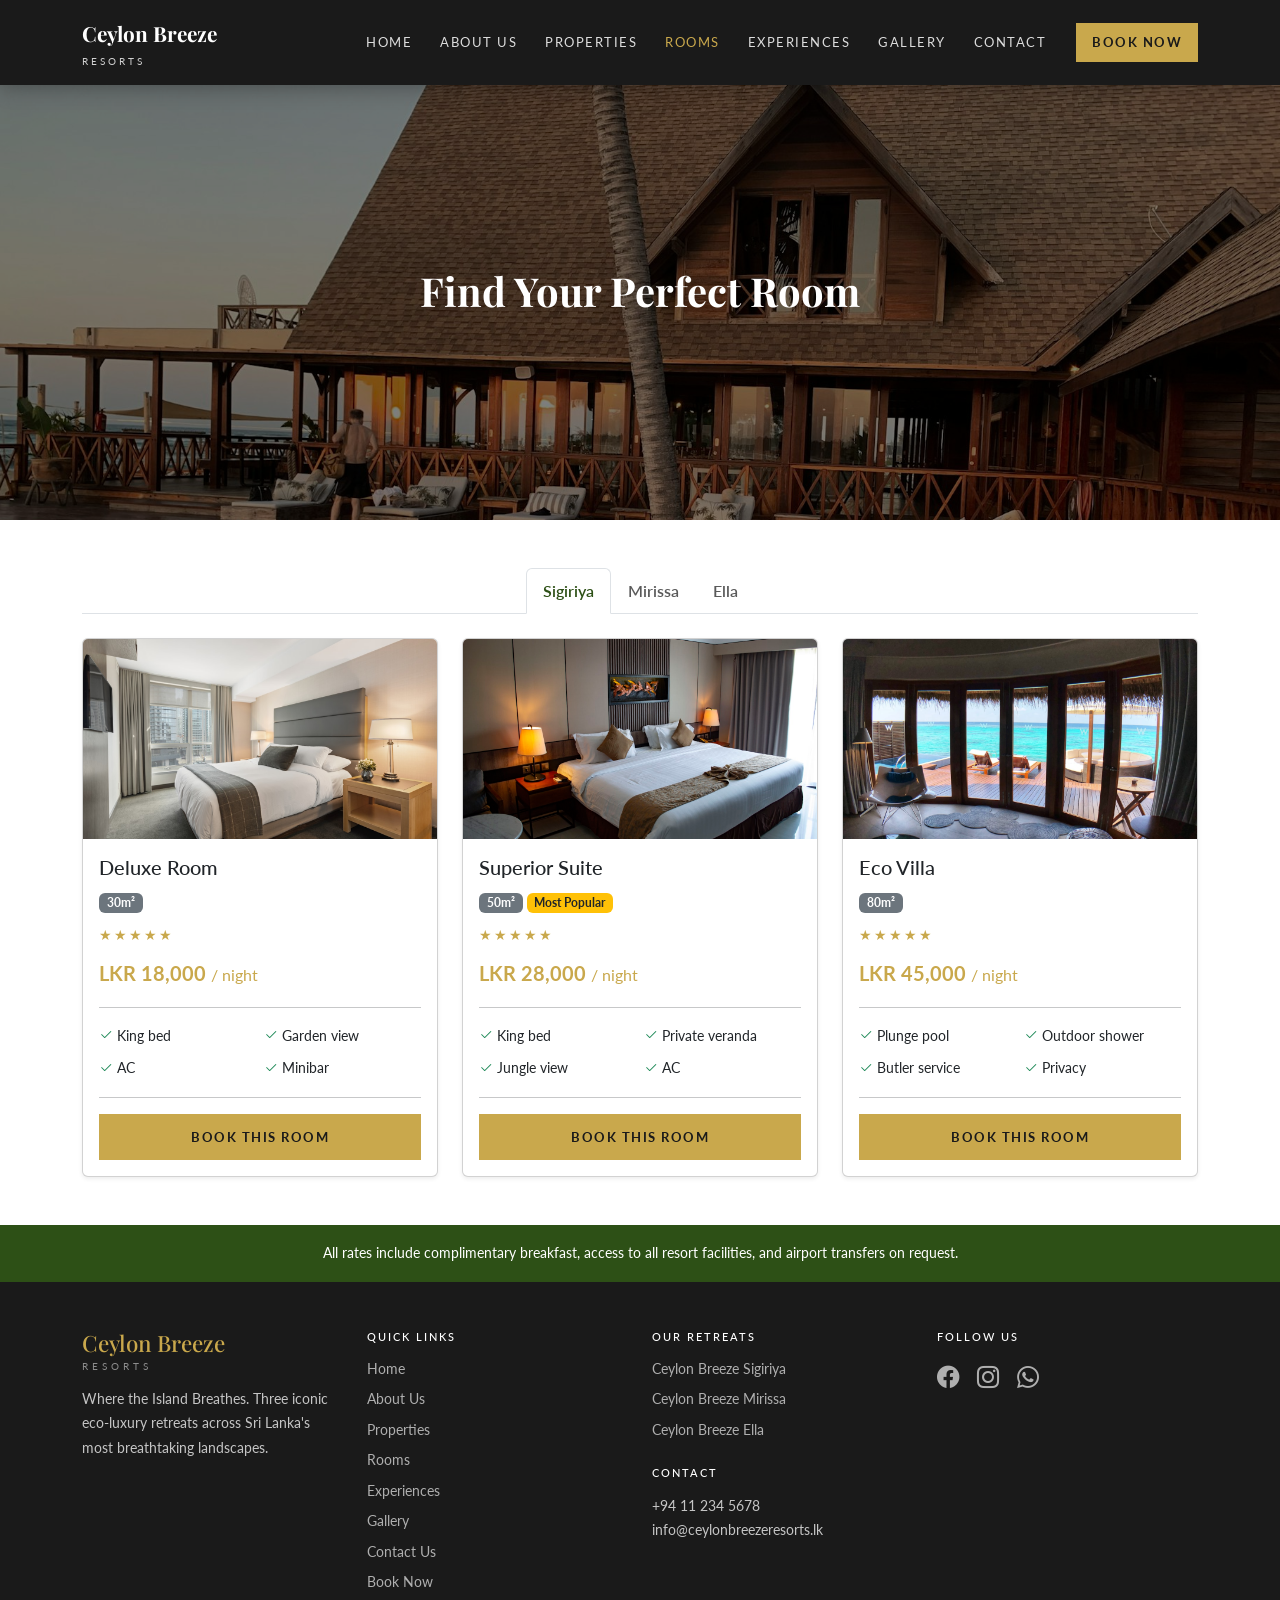
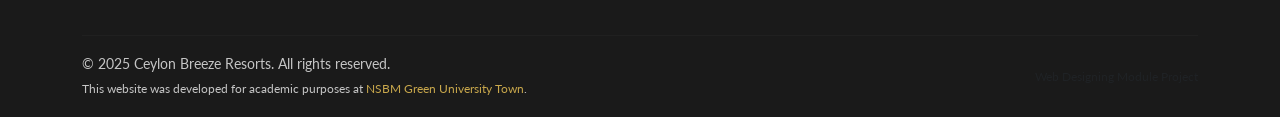
<file: rooms.html>
<!DOCTYPE html>
<html lang="en">
<head>
  <meta charset="UTF-8">
  <meta name="viewport" content="width=device-width, initial-scale=1.0">
  <meta name="description" content="Rooms and rates at Ceylon Breeze Resorts">
  <title>Rooms and Rates — Ceylon Breeze Resorts</title>
  <link href="https://cdn.jsdelivr.net/npm/bootstrap@5.3.0/dist/css/bootstrap.min.css" rel="stylesheet">
  <link href="https://cdn.jsdelivr.net/npm/bootstrap-icons@1.10.0/font/bootstrap-icons.css" rel="stylesheet">
  <link href="https://fonts.googleapis.com/css2?family=Playfair+Display:ital,wght@0,400;0,700;1,400&family=Lato:wght@300;400;700&display=swap" rel="stylesheet">
  <link href="css/style.css" rel="stylesheet">
</head>
<body>
  <nav class="navbar navbar-expand-lg navbar-dark fixed-top" id="mainNav">
    <div class="container">
      <a class="navbar-brand" href="index.html">
        <span class="brand-name fw-bold" style="font-family: 'Playfair Display', serif; font-size: 1.3rem;">Ceylon Breeze</span>
        <span class="brand-sub d-block" style="font-size: 0.65rem; letter-spacing: 3px; text-transform: uppercase; opacity: 0.8;">Resorts</span>
      </a>
      <button class="navbar-toggler" type="button" data-bs-toggle="collapse" data-bs-target="#navbarNav" aria-controls="navbarNav" aria-expanded="false" aria-label="Toggle navigation">
        <span class="navbar-toggler-icon"></span>
      </button>
      <div class="collapse navbar-collapse" id="navbarNav">
        <ul class="navbar-nav ms-auto align-items-lg-center">
          <li class="nav-item"><a class="nav-link" href="index.html">Home</a></li>
          <li class="nav-item"><a class="nav-link" href="about.html">About Us</a></li>
          <li class="nav-item"><a class="nav-link" href="properties.html">Properties</a></li>
          <li class="nav-item"><a class="nav-link active" href="rooms.html">Rooms</a></li>
          <li class="nav-item"><a class="nav-link" href="experiences.html">Experiences</a></li>
          <li class="nav-item"><a class="nav-link" href="gallery.html">Gallery</a></li>
          <li class="nav-item"><a class="nav-link" href="contact.html">Contact</a></li>
          <li class="nav-item ms-lg-3"><a class="btn-accent px-3 py-2" href="booking.html">Book Now</a></li>
        </ul>
      </div>
    </div>
  </nav>

  <section class="page-hero" style="background-image: url('images/hero-rooms.jpg');">
    <div class="hero-content container">
      <h1>Find Your Perfect Room</h1>
    </div>
  </section>

  <section class="py-5 bg-white">
    <div class="container">
      <ul class="nav nav-tabs justify-content-center mb-4" id="roomsTabs" role="tablist">
        <li class="nav-item" role="presentation">
          <button class="nav-link active" id="sigiriya-tab" data-bs-toggle="tab" data-bs-target="#sigiriya-tab-pane" type="button" role="tab" aria-controls="sigiriya-tab-pane" aria-selected="true">Sigiriya</button>
        </li>
        <li class="nav-item" role="presentation">
          <button class="nav-link" id="mirissa-tab" data-bs-toggle="tab" data-bs-target="#mirissa-tab-pane" type="button" role="tab" aria-controls="mirissa-tab-pane" aria-selected="false">Mirissa</button>
        </li>
        <li class="nav-item" role="presentation">
          <button class="nav-link" id="ella-tab" data-bs-toggle="tab" data-bs-target="#ella-tab-pane" type="button" role="tab" aria-controls="ella-tab-pane" aria-selected="false">Ella</button>
        </li>
      </ul>

      <div class="tab-content" id="roomsTabContent">
        <div class="tab-pane fade show active" id="sigiriya-tab-pane" role="tabpanel" aria-labelledby="sigiriya-tab" tabindex="0">
          <div class="row row-cols-1 row-cols-md-3 g-4">
            <div class="col">
              <div class="card room-card h-100 shadow-sm">
                <img src="images/sigiriya-room-deluxe.jpg" class="card-img-top" alt="Deluxe Room Sigiriya">
                <div class="card-body">
                  <h5 class="card-title">Deluxe Room</h5>
                  <div class="mb-2"><span class="badge bg-secondary">30m²</span></div>
                  <div class="star-rating small mb-2">★★★★★</div>
                  <p class="price-gold mb-2">LKR 18,000 <span class="fs-6 fw-normal">/ night</span></p>
                  <hr>
                  <div class="row small g-2">
                    <div class="col-6"><i class="bi bi-check2 text-success"></i> King bed</div>
                    <div class="col-6"><i class="bi bi-check2 text-success"></i> Garden view</div>
                    <div class="col-6"><i class="bi bi-check2 text-success"></i> AC</div>
                    <div class="col-6"><i class="bi bi-check2 text-success"></i> Minibar</div>
                  </div>
                  <hr>
                  <a href="booking.html" class="btn-accent w-100 text-center">Book This Room</a>
                </div>
              </div>
            </div>
            <div class="col">
              <div class="card room-card h-100 shadow-sm">
                <img src="images/sigiriya-room-suite.jpg" class="card-img-top" alt="Superior Suite Sigiriya">
                <div class="card-body">
                  <h5 class="card-title">Superior Suite</h5>
                  <div class="mb-2"><span class="badge bg-secondary">50m²</span> <span class="badge bg-warning text-dark">Most Popular</span></div>
                  <div class="star-rating small mb-2">★★★★★</div>
                  <p class="price-gold mb-2">LKR 28,000 <span class="fs-6 fw-normal">/ night</span></p>
                  <hr>
                  <div class="row small g-2">
                    <div class="col-6"><i class="bi bi-check2 text-success"></i> King bed</div>
                    <div class="col-6"><i class="bi bi-check2 text-success"></i> Private veranda</div>
                    <div class="col-6"><i class="bi bi-check2 text-success"></i> Jungle view</div>
                    <div class="col-6"><i class="bi bi-check2 text-success"></i> AC</div>
                  </div>
                  <hr>
                  <a href="booking.html" class="btn-accent w-100 text-center">Book This Room</a>
                </div>
              </div>
            </div>
            <div class="col">
              <div class="card room-card h-100 shadow-sm">
                <img src="images/sigiriya-villa.jpg" class="card-img-top" alt="Eco Villa Sigiriya">
                <div class="card-body">
                  <h5 class="card-title">Eco Villa</h5>
                  <div class="mb-2"><span class="badge bg-secondary">80m²</span></div>
                  <div class="star-rating small mb-2">★★★★★</div>
                  <p class="price-gold mb-2">LKR 45,000 <span class="fs-6 fw-normal">/ night</span></p>
                  <hr>
                  <div class="row small g-2">
                    <div class="col-6"><i class="bi bi-check2 text-success"></i> Plunge pool</div>
                    <div class="col-6"><i class="bi bi-check2 text-success"></i> Outdoor shower</div>
                    <div class="col-6"><i class="bi bi-check2 text-success"></i> Butler service</div>
                    <div class="col-6"><i class="bi bi-check2 text-success"></i> Privacy</div>
                  </div>
                  <hr>
                  <a href="booking.html" class="btn-accent w-100 text-center">Book This Room</a>
                </div>
              </div>
            </div>
          </div>
        </div>

        <div class="tab-pane fade" id="mirissa-tab-pane" role="tabpanel" aria-labelledby="mirissa-tab" tabindex="0">
          <div class="row row-cols-1 row-cols-md-3 g-4">
            <div class="col">
              <div class="card room-card h-100 shadow-sm">
                <img src="images/mirissa-room-ocean.jpg" class="card-img-top" alt="Ocean Room Mirissa">
                <div class="card-body">
                  <h5 class="card-title">Ocean Room</h5>
                  <div class="mb-2"><span class="badge bg-secondary">32m²</span></div>
                  <div class="star-rating small mb-2">★★★★★</div>
                  <p class="price-gold mb-2">LKR 20,000 <span class="fs-6 fw-normal">/ night</span></p>
                  <hr>
                  <div class="row small g-2">
                    <div class="col-6"><i class="bi bi-check2 text-success"></i> Queen bed</div>
                    <div class="col-6"><i class="bi bi-check2 text-success"></i> Ocean view</div>
                    <div class="col-6"><i class="bi bi-check2 text-success"></i> AC</div>
                    <div class="col-6"><i class="bi bi-check2 text-success"></i> Balcony</div>
                  </div>
                  <hr>
                  <a href="booking.html" class="btn-accent w-100 text-center">Book This Room</a>
                </div>
              </div>
            </div>
            <div class="col">
              <div class="card room-card h-100 shadow-sm">
                <img src="images/mirissa-room-suite.jpg" class="card-img-top" alt="Beach Suite Mirissa">
                <div class="card-body">
                  <h5 class="card-title">Beach Suite</h5>
                  <div class="mb-2"><span class="badge bg-secondary">55m²</span> <span class="badge bg-warning text-dark">Most Popular</span></div>
                  <div class="star-rating small mb-2">★★★★★</div>
                  <p class="price-gold mb-2">LKR 32,000 <span class="fs-6 fw-normal">/ night</span></p>
                  <hr>
                  <div class="row small g-2">
                    <div class="col-6"><i class="bi bi-check2 text-success"></i> Beach access</div>
                    <div class="col-6"><i class="bi bi-check2 text-success"></i> Hammock terrace</div>
                    <div class="col-6"><i class="bi bi-check2 text-success"></i> King bed</div>
                    <div class="col-6"><i class="bi bi-check2 text-success"></i> Outdoor shower</div>
                  </div>
                  <hr>
                  <a href="booking.html" class="btn-accent w-100 text-center">Book This Room</a>
                </div>
              </div>
            </div>
            <div class="col">
              <div class="card room-card h-100 shadow-sm">
                <img src="images/mirissa-villa.jpg" class="card-img-top" alt="Honeymoon Villa Mirissa">
                <div class="card-body">
                  <h5 class="card-title">Honeymoon Villa</h5>
                  <div class="mb-2"><span class="badge bg-secondary">90m²</span></div>
                  <div class="star-rating small mb-2">★★★★★</div>
                  <p class="price-gold mb-2">LKR 55,000 <span class="fs-6 fw-normal">/ night</span></p>
                  <hr>
                  <div class="row small g-2">
                    <div class="col-6"><i class="bi bi-check2 text-success"></i> Private pool</div>
                    <div class="col-6"><i class="bi bi-check2 text-success"></i> Champagne arrival</div>
                    <div class="col-6"><i class="bi bi-check2 text-success"></i> Ocean front</div>
                    <div class="col-6"><i class="bi bi-check2 text-success"></i> Butler</div>
                  </div>
                  <hr>
                  <a href="booking.html" class="btn-accent w-100 text-center">Book This Room</a>
                </div>
              </div>
            </div>
          </div>
        </div>

        <div class="tab-pane fade" id="ella-tab-pane" role="tabpanel" aria-labelledby="ella-tab" tabindex="0">
          <div class="row row-cols-1 row-cols-md-3 g-4">
            <div class="col">
              <div class="card room-card h-100 shadow-sm">
                <img src="images/ella-room-valley.jpg" class="card-img-top" alt="Valley View Room Ella">
                <div class="card-body">
                  <h5 class="card-title">Valley View Room</h5>
                  <div class="mb-2"><span class="badge bg-secondary">28m²</span></div>
                  <div class="star-rating small mb-2">★★★★★</div>
                  <p class="price-gold mb-2">LKR 15,000 <span class="fs-6 fw-normal">/ night</span></p>
                  <hr>
                  <div class="row small g-2">
                    <div class="col-6"><i class="bi bi-check2 text-success"></i> Twin / King</div>
                    <div class="col-6"><i class="bi bi-check2 text-success"></i> Fireplace</div>
                    <div class="col-6"><i class="bi bi-check2 text-success"></i> Mountain views</div>
                    <div class="col-6"><i class="bi bi-check2 text-success"></i> Heating</div>
                  </div>
                  <hr>
                  <a href="booking.html" class="btn-accent w-100 text-center">Book This Room</a>
                </div>
              </div>
            </div>
            <div class="col">
              <div class="card room-card h-100 shadow-sm">
                <img src="images/ella-room-suite.jpg" class="card-img-top" alt="Tea Planter Suite Ella">
                <div class="card-body">
                  <h5 class="card-title">Tea Planter Suite</h5>
                  <div class="mb-2"><span class="badge bg-secondary">48m²</span> <span class="badge bg-warning text-dark">Most Popular</span></div>
                  <div class="star-rating small mb-2">★★★★★</div>
                  <p class="price-gold mb-2">LKR 25,000 <span class="fs-6 fw-normal">/ night</span></p>
                  <hr>
                  <div class="row small g-2">
                    <div class="col-6"><i class="bi bi-check2 text-success"></i> Period furnishings</div>
                    <div class="col-6"><i class="bi bi-check2 text-success"></i> Balcony</div>
                    <div class="col-6"><i class="bi bi-check2 text-success"></i> Sitting area</div>
                    <div class="col-6"><i class="bi bi-check2 text-success"></i> Tea station</div>
                  </div>
                  <hr>
                  <a href="booking.html" class="btn-accent w-100 text-center">Book This Room</a>
                </div>
              </div>
            </div>
            <div class="col">
              <div class="card room-card h-100 shadow-sm">
                <img src="images/ella-villa.jpg" class="card-img-top" alt="Ridge Villa Ella">
                <div class="card-body">
                  <h5 class="card-title">Ridge Villa</h5>
                  <div class="mb-2"><span class="badge bg-secondary">75m²</span></div>
                  <div class="star-rating small mb-2">★★★★★</div>
                  <p class="price-gold mb-2">LKR 40,000 <span class="fs-6 fw-normal">/ night</span></p>
                  <hr>
                  <div class="row small g-2">
                    <div class="col-6"><i class="bi bi-check2 text-success"></i> Ella Gap views</div>
                    <div class="col-6"><i class="bi bi-check2 text-success"></i> Private garden</div>
                    <div class="col-6"><i class="bi bi-check2 text-success"></i> Outdoor tub</div>
                    <div class="col-6"><i class="bi bi-check2 text-success"></i> Butler</div>
                  </div>
                  <hr>
                  <a href="booking.html" class="btn-accent w-100 text-center">Book This Room</a>
                </div>
              </div>
            </div>
          </div>
        </div>
      </div>
    </div>
  </section>

  <div class="py-3 text-center text-white" style="background: var(--color-primary);">
    <p class="mb-0 small">All rates include complimentary breakfast, access to all resort facilities, and airport transfers on request.</p>
  </div>

  <footer class="site-footer pt-5 pb-3">
    <div class="container">
      <div class="row g-4">
        <div class="col-md-3">
          <h5 class="footer-brand">Ceylon Breeze</h5>
          <p class="footer-tagline">Resorts</p>
          <p class="footer-desc">Where the Island Breathes. Three iconic eco-luxury retreats across Sri Lanka's most breathtaking landscapes.</p>
        </div>
        <div class="col-md-3">
          <h6 class="footer-heading">Quick Links</h6>
          <ul class="footer-links list-unstyled">
            <li><a href="index.html">Home</a></li>
            <li><a href="about.html">About Us</a></li>
            <li><a href="properties.html">Properties</a></li>
            <li><a href="rooms.html">Rooms</a></li>
            <li><a href="experiences.html">Experiences</a></li>
            <li><a href="gallery.html">Gallery</a></li>
            <li><a href="contact.html">Contact Us</a></li>
            <li><a href="booking.html">Book Now</a></li>
          </ul>
        </div>
        <div class="col-md-3">
          <h6 class="footer-heading">Our Retreats</h6>
          <ul class="footer-links list-unstyled">
            <li><a href="rooms.html#sigiriya">Ceylon Breeze Sigiriya</a></li>
            <li><a href="rooms.html#mirissa">Ceylon Breeze Mirissa</a></li>
            <li><a href="rooms.html#ella">Ceylon Breeze Ella</a></li>
          </ul>
          <h6 class="footer-heading mt-4">Contact</h6>
          <p class="footer-contact">+94 11 234 5678<br>info@ceylonbreezeresorts.lk</p>
        </div>
        <div class="col-md-3">
          <h6 class="footer-heading">Follow Us</h6>
          <div class="footer-social">
            <a href="#" aria-label="Facebook"><i class="bi bi-facebook"></i></a>
            <a href="#" aria-label="Instagram"><i class="bi bi-instagram"></i></a>
            <a href="#" aria-label="WhatsApp"><i class="bi bi-whatsapp"></i></a>
          </div>
        </div>
      </div>
      <hr class="footer-hr mt-4">
      <div class="row align-items-center">
        <div class="col-md-8">
          <p class="footer-copy mb-0">
            &copy; 2025 Ceylon Breeze Resorts. All rights reserved.<br>
            <small>This website was developed for academic purposes at
              <a href="https://www.nsbm.ac.lk" target="_blank" rel="noopener noreferrer">NSBM Green University Town</a>.
            </small>
          </p>
        </div>
        <div class="col-md-4 text-md-end">
          <small class="text-muted">Web Designing Module Project</small>
        </div>
      </div>
    </div>
  </footer>

  <script src="https://cdn.jsdelivr.net/npm/bootstrap@5.3.0/dist/js/bootstrap.bundle.min.js"></script>
  <script src="js/main.js"></script>
</body>
</html>
</file>
<file: css/style.css>
/* Ceylon Breeze Resorts — custom styles (PRD Section 8) */

:root {
  --color-primary: #2d5016;
  --color-primary-light: #4a7c2e;
  --color-accent: #c9a84c;
  --color-accent-light: #e8c97a;
  --color-dark: #1a1a1a;
  --color-mid: #5a5a5a;
  --color-light: #f5f0eb;
  --color-white: #ffffff;
  --color-overlay: rgba(0, 0, 0, 0.5);
  --shadow-card: 0 4px 20px rgba(0, 0, 0, 0.08);
  --shadow-card-hover: 0 12px 40px rgba(0, 0, 0, 0.15);
  --radius-card: 8px;
  --transition-standard: all 0.3s ease;
}

/* Typography base */
body {
  font-family: "Lato", sans-serif;
  font-size: 16px;
  line-height: 1.75;
  color: var(--color-dark);
  padding-top: 70px;
}

h1,
h2,
.display-font {
  font-family: "Playfair Display", serif;
}

.section-heading {
  font-family: "Playfair Display", serif;
  font-weight: 400;
  font-size: clamp(1.75rem, 4vw, 2.5rem);
  color: var(--color-dark);
}

/* Buttons PRD 8.3 */
.btn-accent {
  background-color: var(--color-accent);
  color: var(--color-dark);
  border: none;
  padding: 12px 28px;
  font-family: "Lato", sans-serif;
  font-weight: 700;
  letter-spacing: 1.5px;
  text-transform: uppercase;
  font-size: 13px;
  border-radius: 0;
  transition: var(--transition-standard);
  text-decoration: none;
  display: inline-block;
}

.btn-accent:hover {
  background-color: var(--color-accent-light);
  transform: translateY(-2px);
  color: var(--color-dark);
}

.btn-outline-white {
  background: transparent;
  border: 2px solid #fff;
  color: #fff;
  padding: 12px 28px;
  font-family: "Lato", sans-serif;
  font-weight: 700;
  letter-spacing: 1.5px;
  text-transform: uppercase;
  font-size: 13px;
  border-radius: 0;
  transition: var(--transition-standard);
  text-decoration: none;
  display: inline-block;
}

.btn-outline-white:hover {
  background: #fff;
  color: var(--color-dark);
}

.btn-green {
  background-color: var(--color-primary);
  color: #fff;
  padding: 12px 28px;
  border: none;
  font-family: "Lato", sans-serif;
  font-weight: 700;
  letter-spacing: 1.5px;
  text-transform: uppercase;
  font-size: 13px;
  border-radius: 0;
  transition: var(--transition-standard);
}

.btn-green:hover {
  background-color: var(--color-primary-light);
  color: #fff;
}

/* Cards PRD 8.4 */
.resort-card {
  border: none;
  border-radius: var(--radius-card);
  box-shadow: var(--shadow-card);
  transition: var(--transition-standard);
  overflow: hidden;
}

.resort-card:hover {
  transform: translateY(-8px);
  box-shadow: var(--shadow-card-hover);
}

.resort-card .card-img-top {
  height: 220px;
  object-fit: cover;
}

.featured-property-card .card-img-top {
  height: 240px;
}

/* Home hero PRD 7.1.2 */
.hero-full {
  margin-top: -70px;
  padding-top: 70px;
  min-height: 100vh;
  background-size: cover;
  background-position: center center;
  position: relative;
  display: flex;
  align-items: center;
  justify-content: center;
}

.hero-full::before {
  content: "";
  position: absolute;
  inset: 0;
  background: linear-gradient(to top, rgba(0, 0, 0, 0.6), rgba(0, 0, 0, 0.2));
  z-index: 0;
}

.hero-full .hero-inner {
  position: relative;
  z-index: 1;
}

.hero-title {
  font-family: "Playfair Display", serif;
  font-weight: 700;
  color: #fff;
  font-size: 2.25rem;
  line-height: 1.15;
  text-shadow: 0 2px 28px rgba(0, 0, 0, 0.65);
}

@media (min-width: 768px) {
  .hero-title {
    font-size: 4rem;
  }
}

.hero-sub {
  font-family: "Lato", sans-serif;
  font-weight: 300;
  color: #fff;
  font-size: 1.25rem;
  max-width: 640px;
  margin-left: auto;
  margin-right: auto;
  text-align: center;
  text-shadow: 0 2px 24px rgba(0, 0, 0, 0.75);
}

.intro-icon {
  display: inline-block;
  font-size: 2.75rem;
  line-height: 1;
  min-height: 2.75rem;
  color: var(--color-primary);
}

.experiences-teaser .exp-icon-cell {
  text-align: center;
  padding: 1rem;
}

.experiences-teaser .exp-icon-cell i {
  font-size: 2rem;
}

.price-gold {
  color: var(--color-accent);
  font-weight: 700;
  font-size: 1.25rem;
}

.strike-mid {
  text-decoration: line-through;
  color: var(--color-mid);
}

.package-price {
  color: var(--color-primary);
  font-weight: 700;
  font-size: 1.5rem;
}

/* Page hero PRD 8.6 */
.page-hero {
  min-height: 50vh;
  background-size: cover;
  background-position: center;
  background-attachment: fixed;
  position: relative;
  display: flex;
  align-items: center;
  justify-content: center;
}

.page-hero::before {
  content: "";
  position: absolute;
  inset: 0;
  background: var(--color-overlay);
}

.page-hero .hero-content {
  position: relative;
  z-index: 1;
  text-align: center;
  color: #fff;
}

.page-hero .hero-content h1 {
  font-family: "Playfair Display", serif;
  font-weight: 700;
}

/* Navbar PRD 9.1 */
#mainNav .container {
  align-items: center;
}

#mainNav {
  background-color: transparent;
  transition: background-color 0.4s ease, box-shadow 0.4s ease;
  padding: 16px 0;
}

#mainNav.scrolled,
#mainNav.solid {
  background-color: var(--color-dark) !important;
  box-shadow: 0 2px 20px rgba(0, 0, 0, 0.3);
  padding: 10px 0;
}

#mainNav .nav-link {
  font-family: "Lato", sans-serif;
  font-size: 13px;
  letter-spacing: 1.5px;
  text-transform: uppercase;
  color: rgba(255, 255, 255, 0.85);
  padding: 6px 14px;
  transition: color 0.2s;
}

#mainNav .nav-link:hover,
#mainNav .nav-link.active {
  color: var(--color-accent);
}

/* Footer PRD 9.2 */
.site-footer {
  background-color: #1a1a1a;
  color: rgba(255, 255, 255, 0.75);
  font-family: "Lato", sans-serif;
  font-size: 14px;
}

.footer-brand {
  font-family: "Playfair Display", serif;
  color: var(--color-accent);
  font-size: 1.4rem;
  margin-bottom: 0;
}

.footer-tagline {
  letter-spacing: 4px;
  text-transform: uppercase;
  font-size: 0.65rem;
  color: rgba(255, 255, 255, 0.5);
  margin-bottom: 12px;
}

.footer-heading {
  color: #fff;
  text-transform: uppercase;
  letter-spacing: 2px;
  font-size: 11px;
  margin-bottom: 14px;
}

.footer-links a {
  color: rgba(255, 255, 255, 0.65);
  text-decoration: none;
  display: block;
  margin-bottom: 6px;
  transition: color 0.2s;
}

.footer-links a:hover {
  color: var(--color-accent);
}

.footer-social a {
  color: rgba(255, 255, 255, 0.65);
  font-size: 1.4rem;
  margin-right: 14px;
  transition: color 0.2s;
}

.footer-social a:hover {
  color: var(--color-accent);
}

.footer-hr {
  border-color: rgba(255, 255, 255, 0.1);
}

.footer-copy a {
  color: var(--color-accent);
  text-decoration: none;
}

.footer-copy a:hover {
  text-decoration: underline;
}

/* Team avatars */
.team-avatar {
  width: 120px;
  height: 120px;
  border-radius: 50%;
  object-fit: cover;
  border: 3px solid var(--color-accent);
}

/* Room cards */
.room-card .card-img-top {
  height: 200px;
  object-fit: cover;
}

.star-rating {
  color: var(--color-accent);
  letter-spacing: 2px;
}

/* Lightbox PRD 7.6.4 — do NOT use display:flex !important here; it overrides hidden state */
.lightbox-overlay {
  position: fixed;
  top: 0;
  left: 0;
  width: 100%;
  height: 100%;
  background: rgba(0, 0, 0, 0.92);
  z-index: 9999;
  display: none;
  align-items: center;
  justify-content: center;
}

.lightbox-overlay.is-open {
  display: flex;
}

.lightbox-close {
  position: absolute;
  top: 20px;
  right: 30px;
  font-size: 2.5rem;
  color: white;
  background: none;
  border: none;
  cursor: pointer;
  z-index: 10001;
}

.lightbox-nav {
  position: absolute;
  top: 50%;
  transform: translateY(-50%);
  font-size: 3rem;
  color: white;
  background: none;
  border: none;
  cursor: pointer;
  padding: 0 20px;
  z-index: 10001;
}

.lightbox-prev {
  left: 10px;
}

.lightbox-next {
  right: 10px;
}

.lightbox-content {
  text-align: center;
  max-width: 80vw;
}

.lightbox-content img {
  max-height: 80vh;
  max-width: 100%;
}

.lightbox-caption {
  color: #ccc;
  margin-top: 12px;
  font-size: 0.9rem;
}

.gallery-img {
  cursor: pointer;
  width: 100%;
  aspect-ratio: 4 / 3;
  object-fit: cover;
}

/* Newsletter soft green strip */
.newsletter-strip {
  background: rgba(45, 80, 22, 0.08);
}

/* Subtle scroll reveal */
.reveal-on-scroll {
  opacity: 0;
  transform: translateY(16px);
  transition: opacity 0.6s ease, transform 0.6s ease;
}

.reveal-on-scroll.is-visible {
  opacity: 1;
  transform: translateY(0);
}

/* Map iframe */
.map-embed iframe {
  display: block;
  width: 100%;
  border: 0;
}

/* Nav tabs rooms */
.nav-tabs .nav-link {
  color: var(--color-mid);
  font-weight: 600;
}

.nav-tabs .nav-link.active {
  color: var(--color-primary);
}

/* Filter buttons active state */
.gallery-filter-btn.active,
.experience-filter-btn.active {
  background-color: var(--color-primary) !important;
  color: #fff !important;
  border-color: var(--color-primary) !important;
}
</file>
